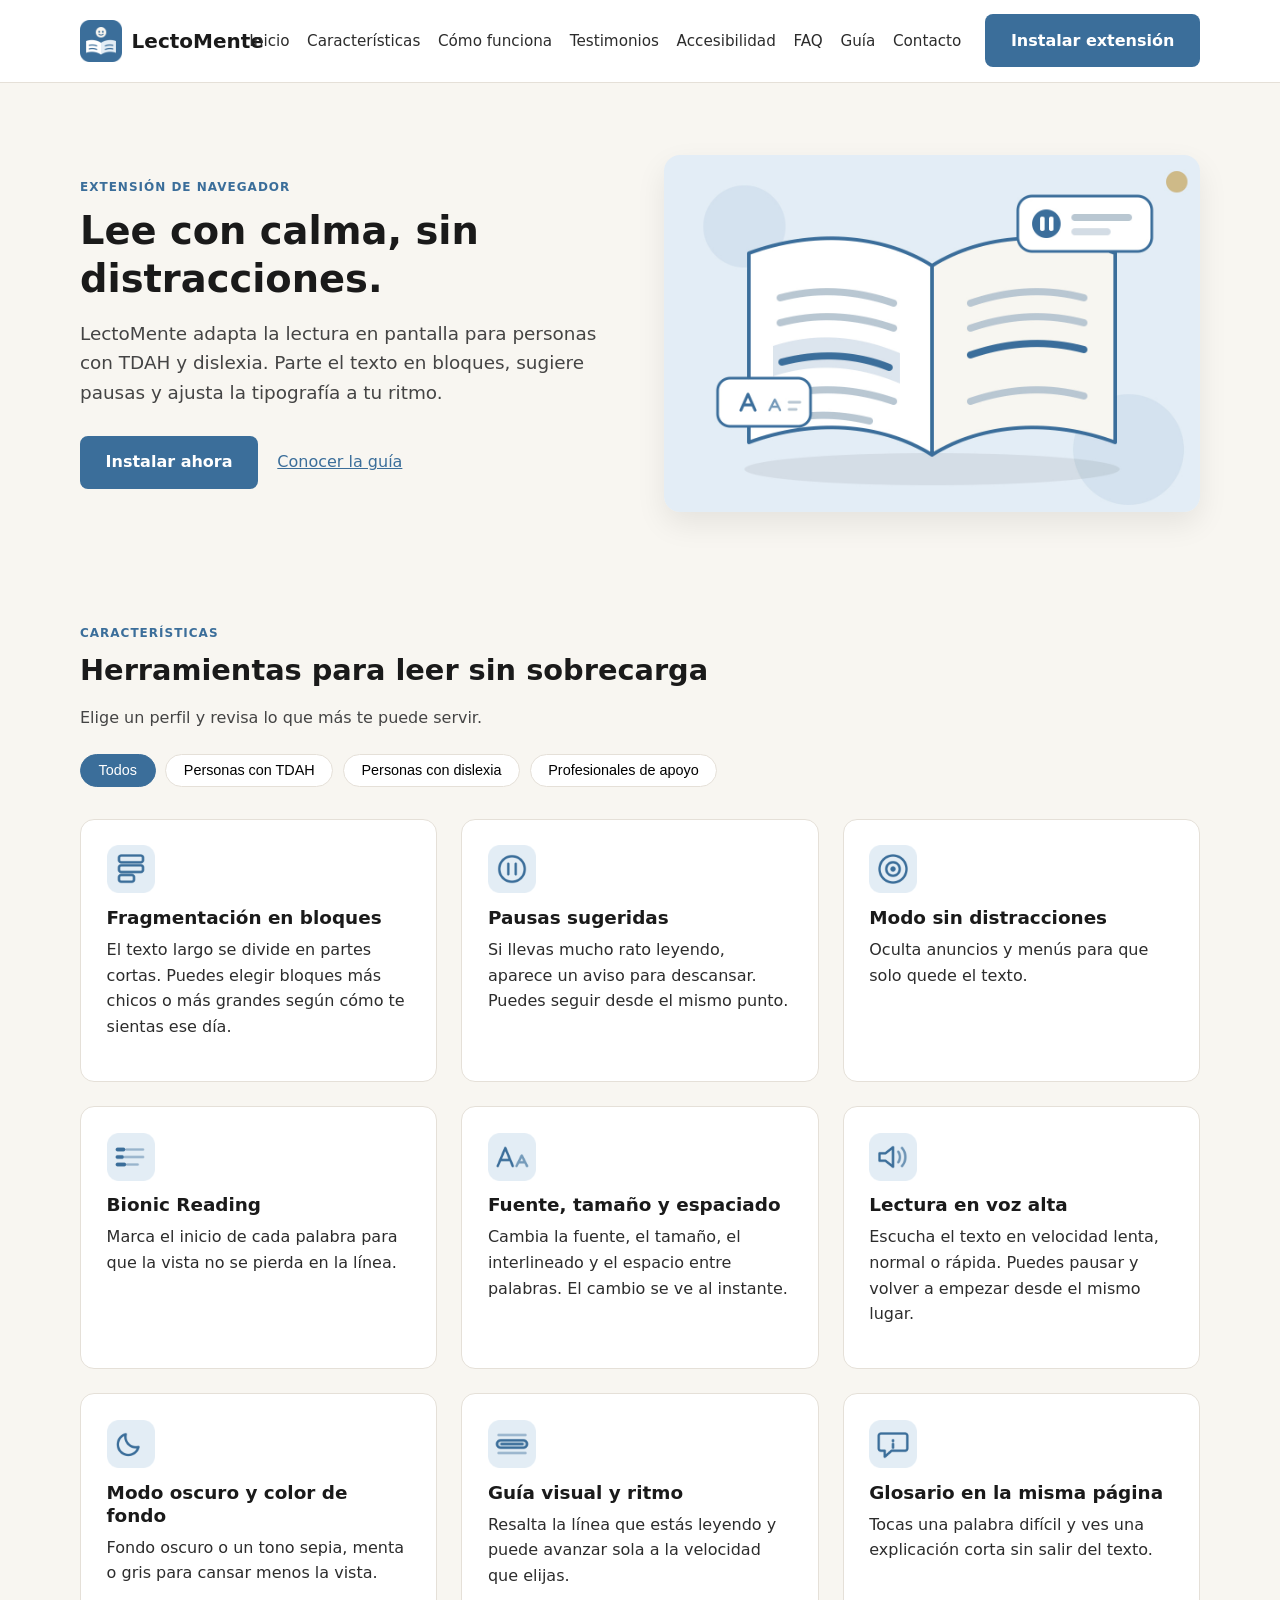
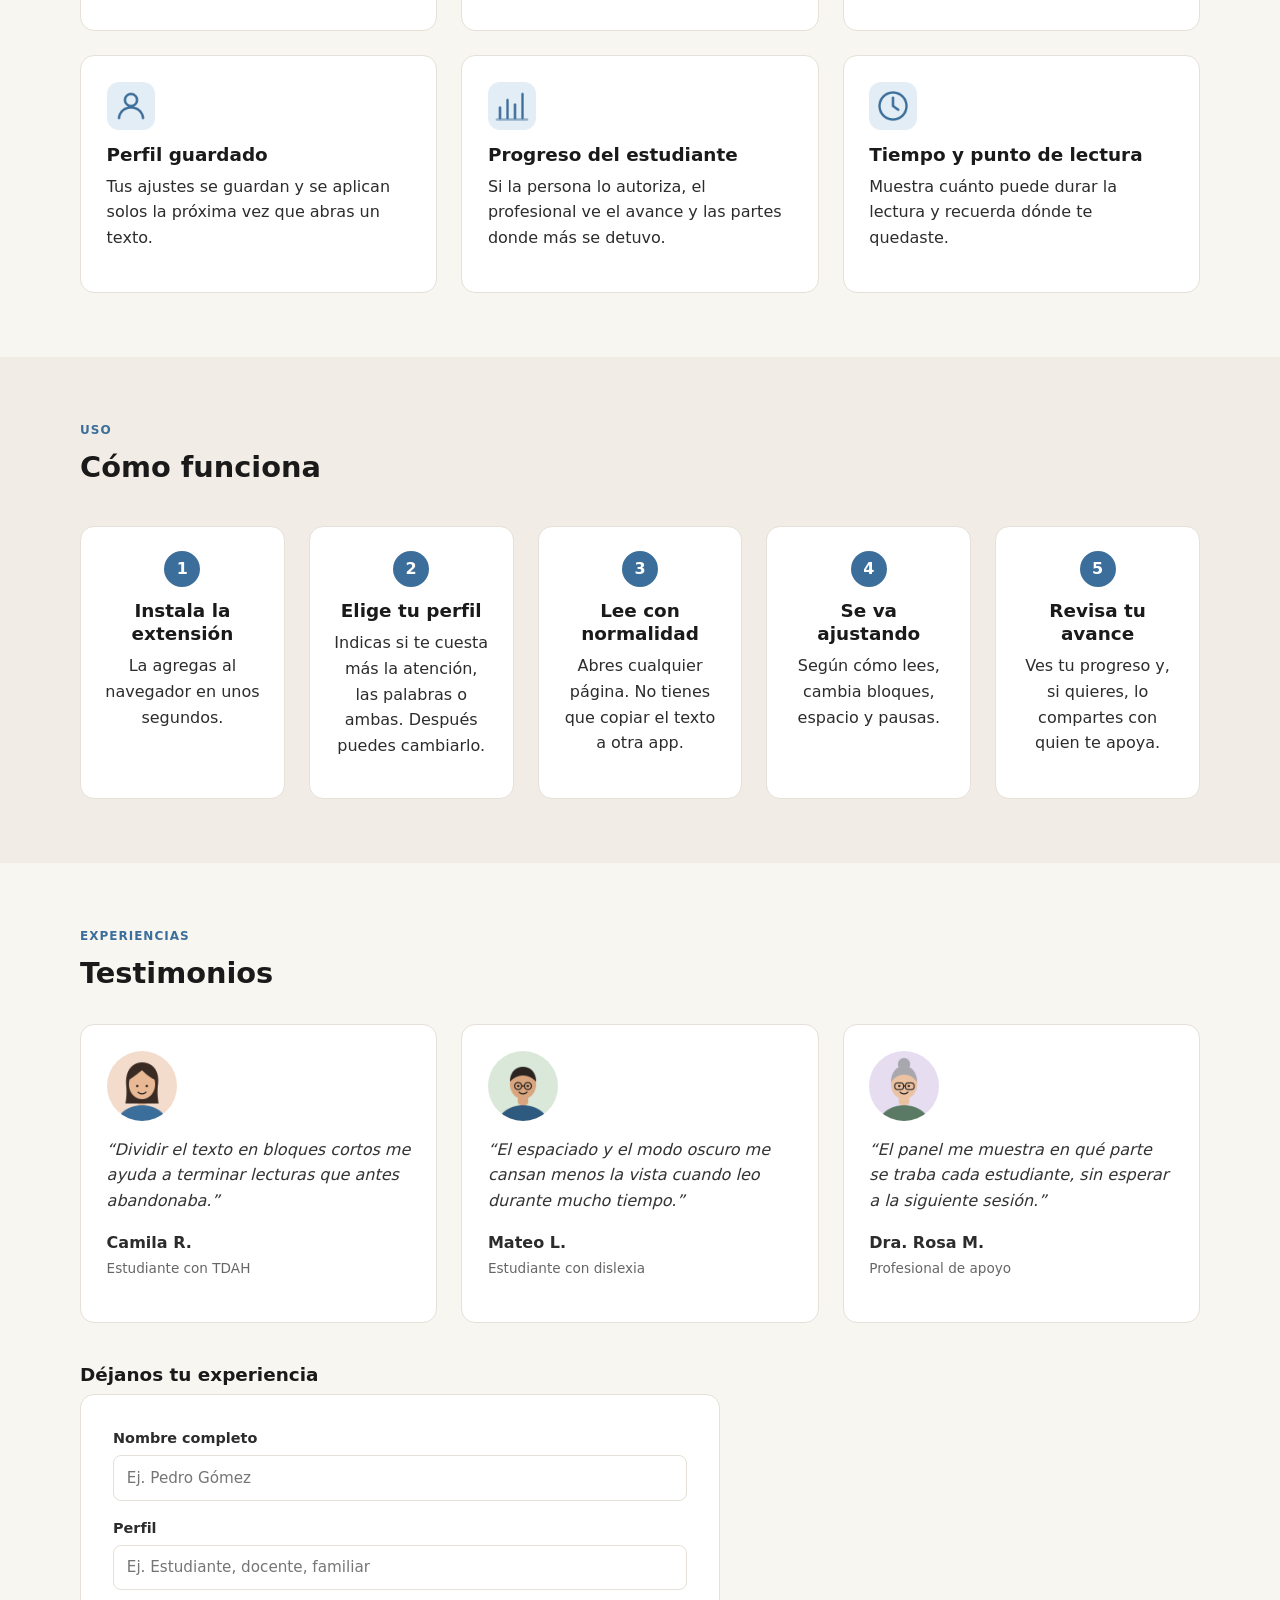
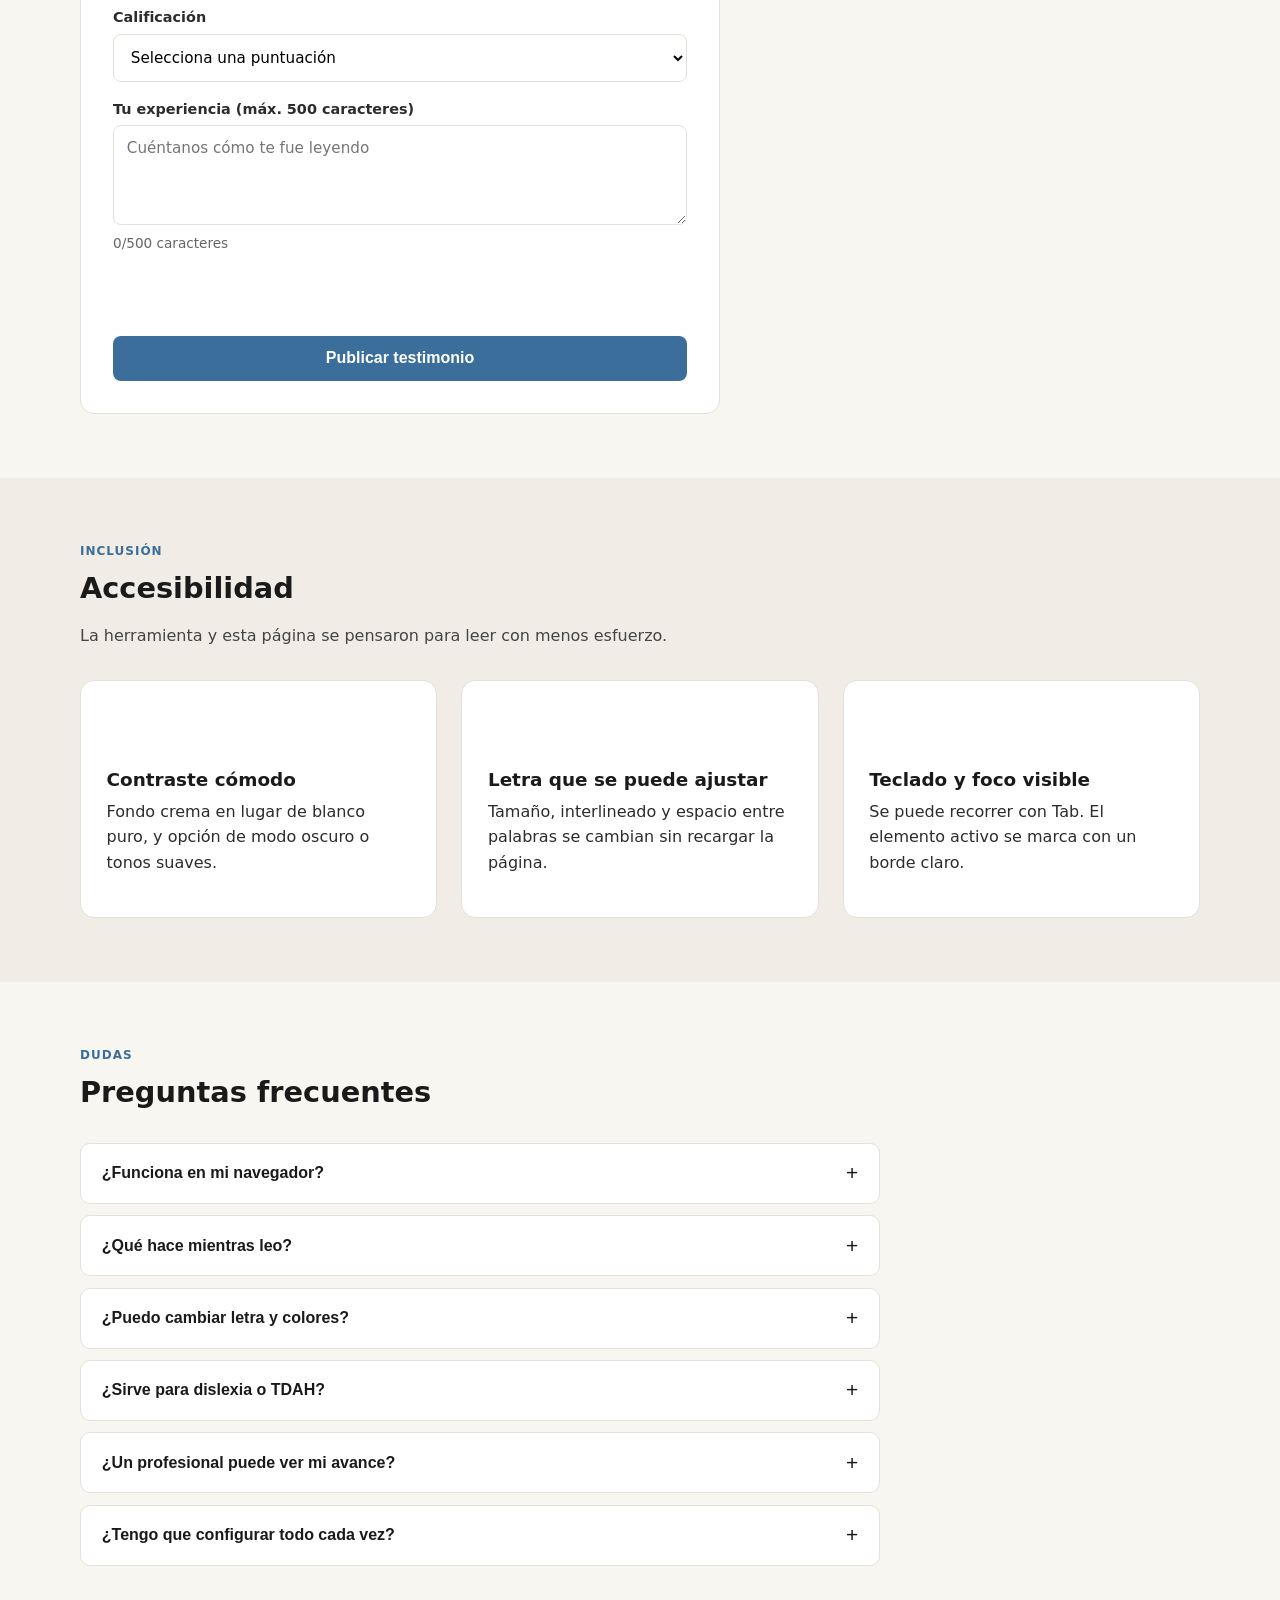
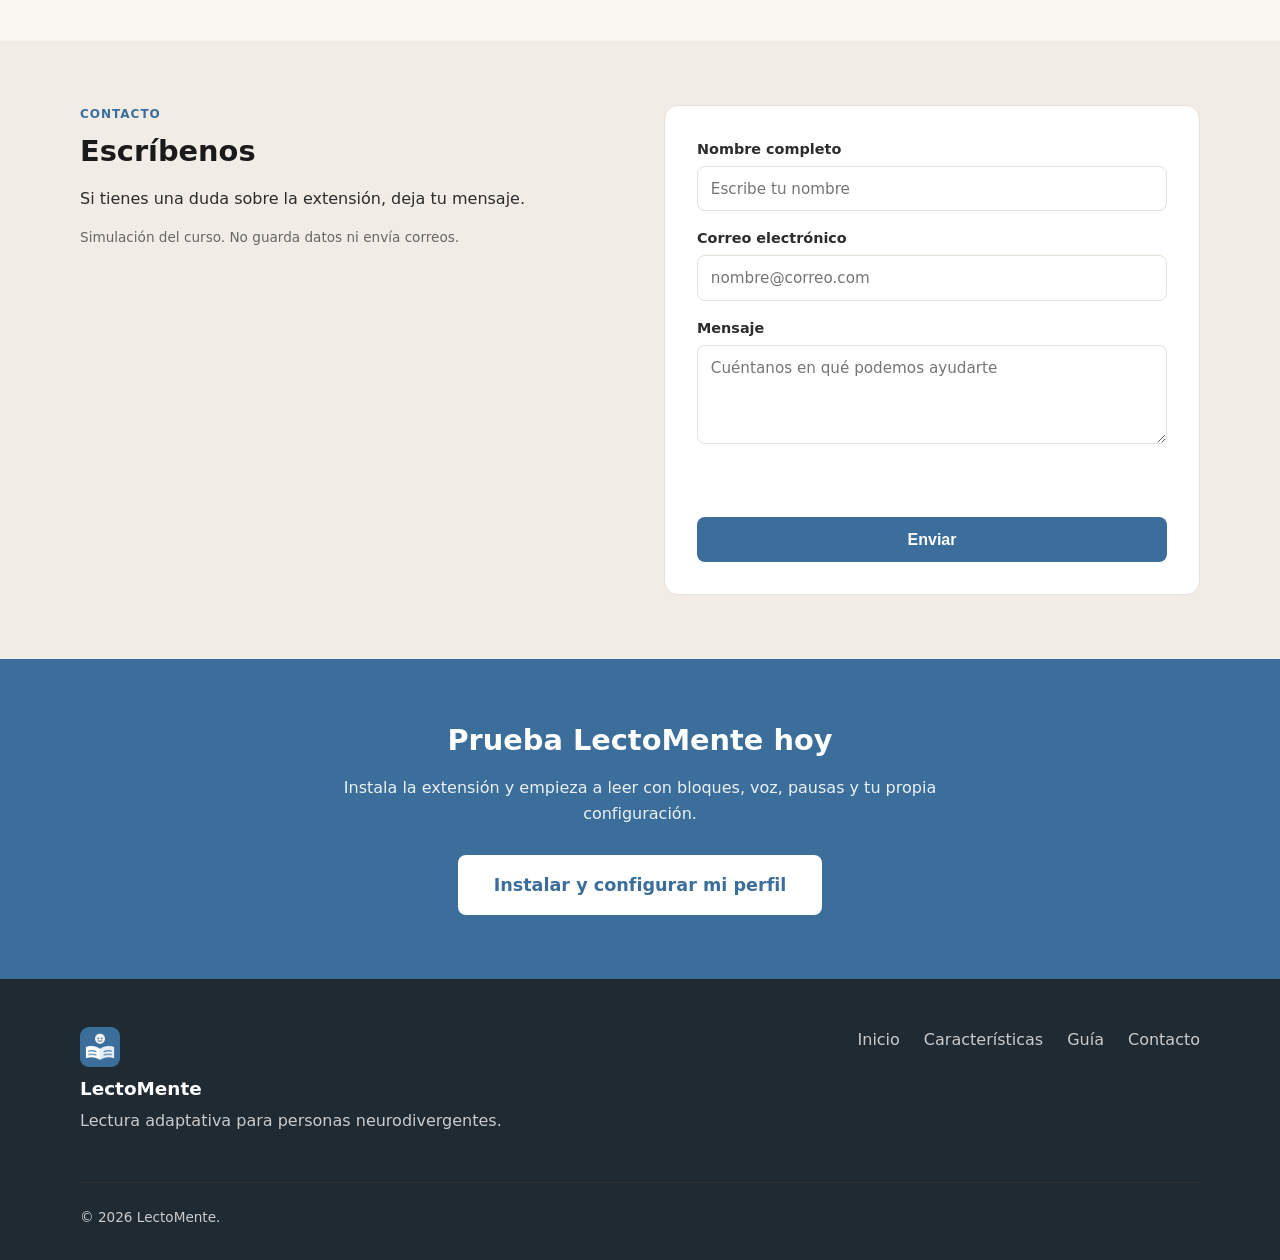
<file: index.html>
<!DOCTYPE html>
<html lang="es">
<head>
    <meta charset="UTF-8">
    <meta name="viewport" content="width=device-width, initial-scale=1.0">
    <meta http-equiv="refresh" content="0; url=pages/index.html">
    <title>LectoMente</title>
    <link rel="icon" type="image/x-icon" href="favicon.ico">
</head>
<body>
    <p>Redirigiendo a LectoMente… Si no ocurre automáticamente, <a href="pages/index.html">haz clic aquí</a>.</p>
</body>
</html>
</file>
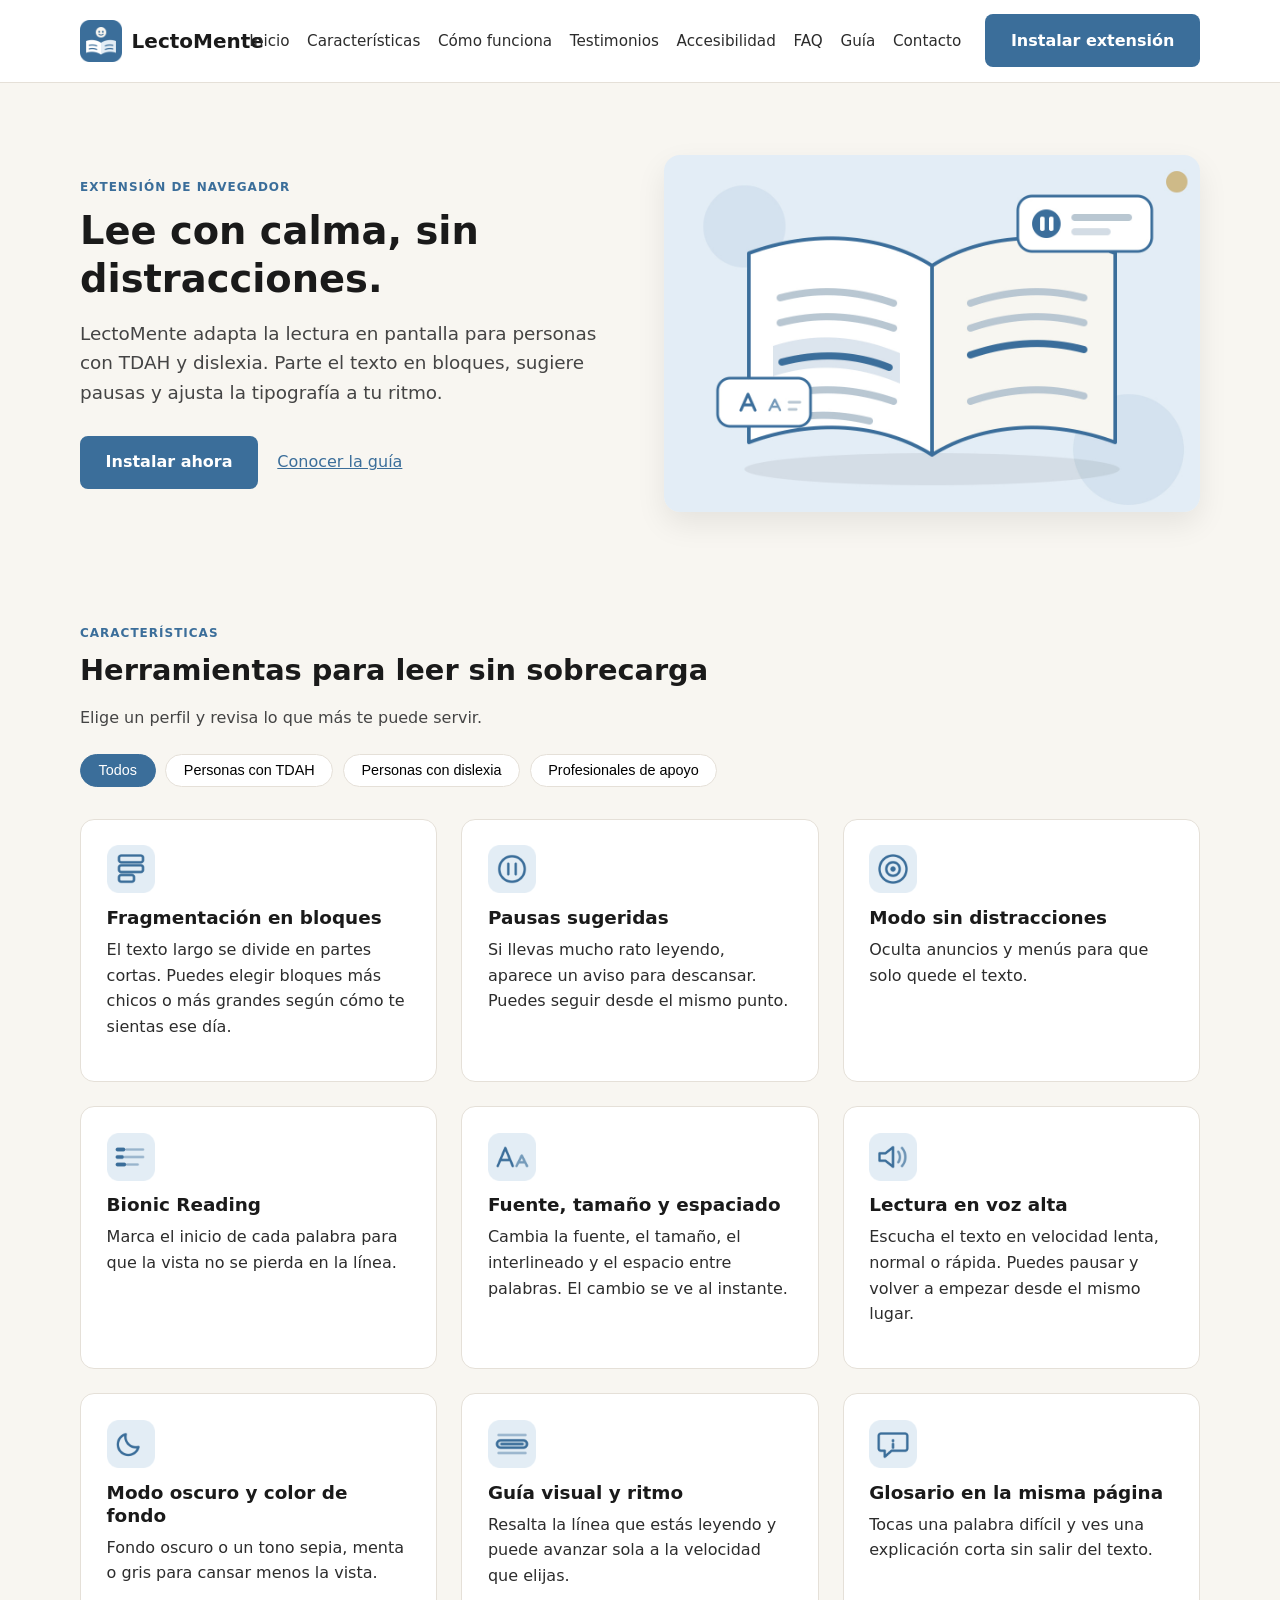
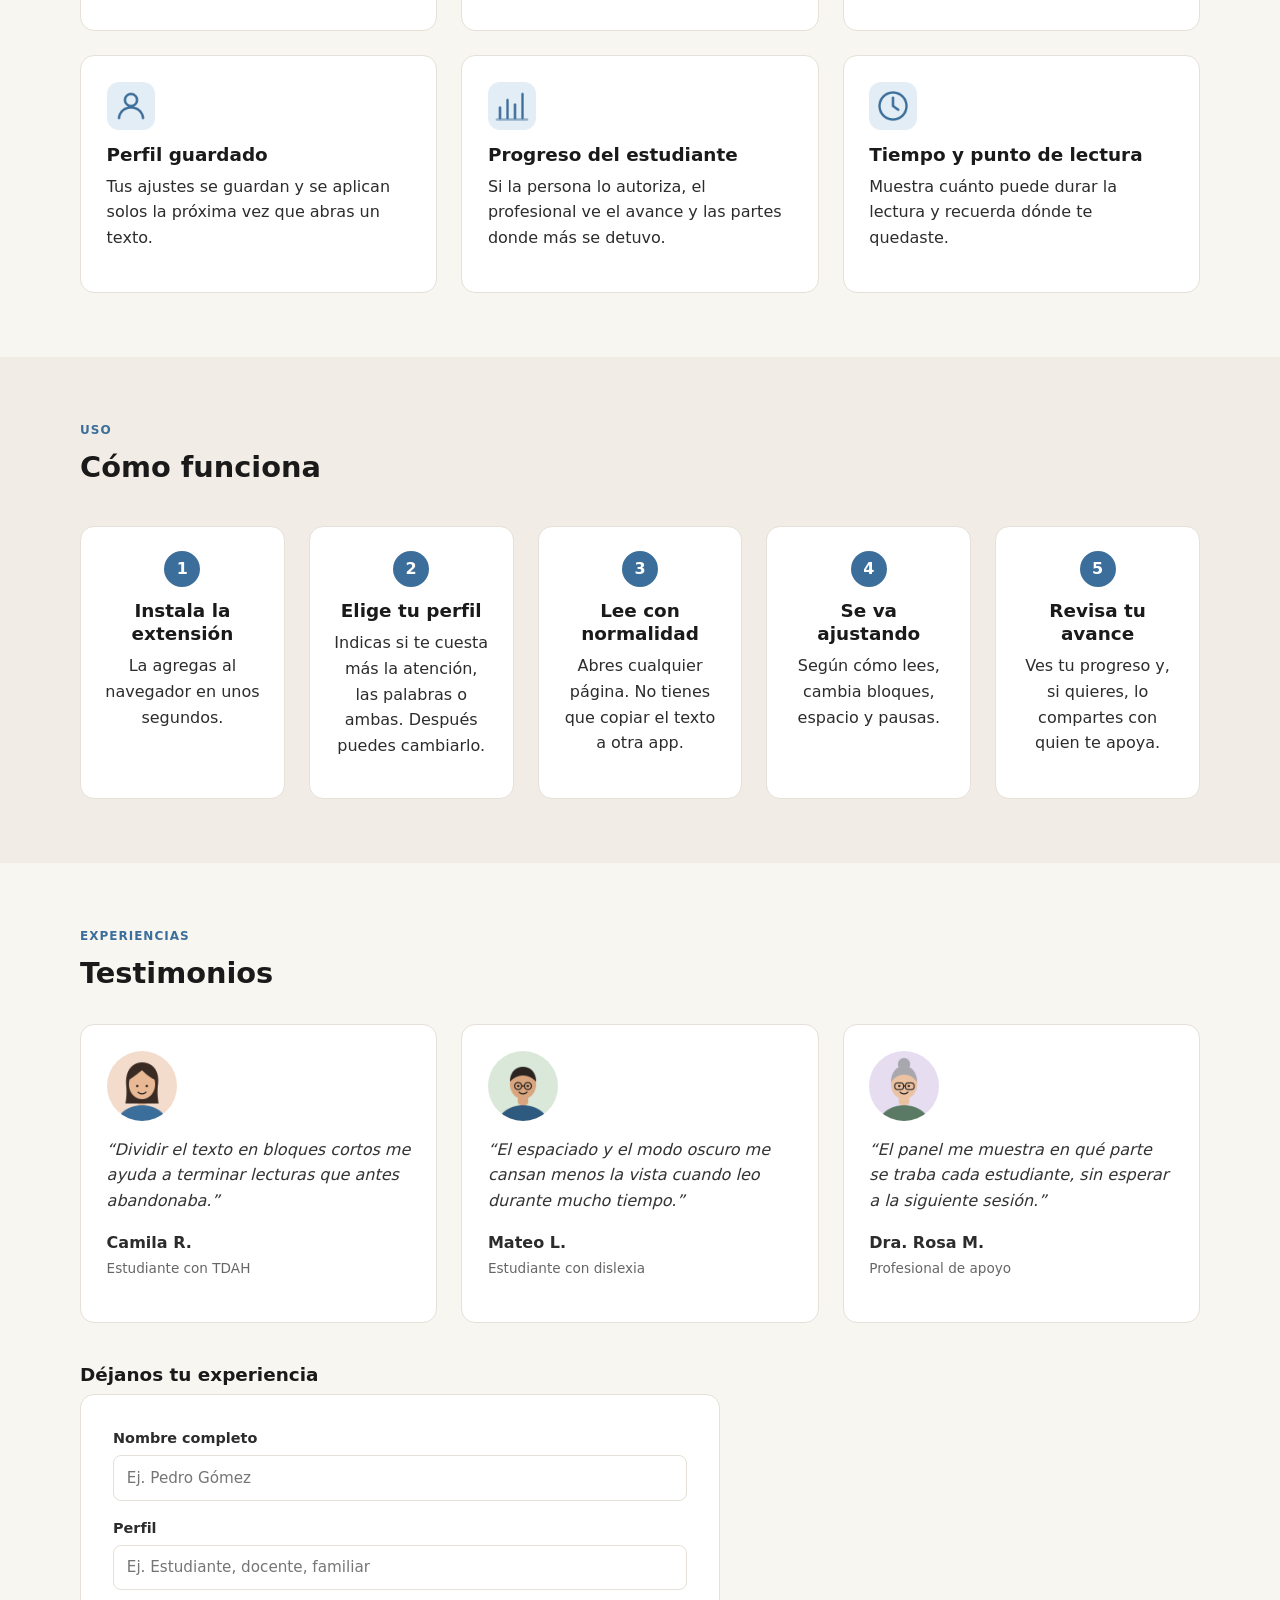
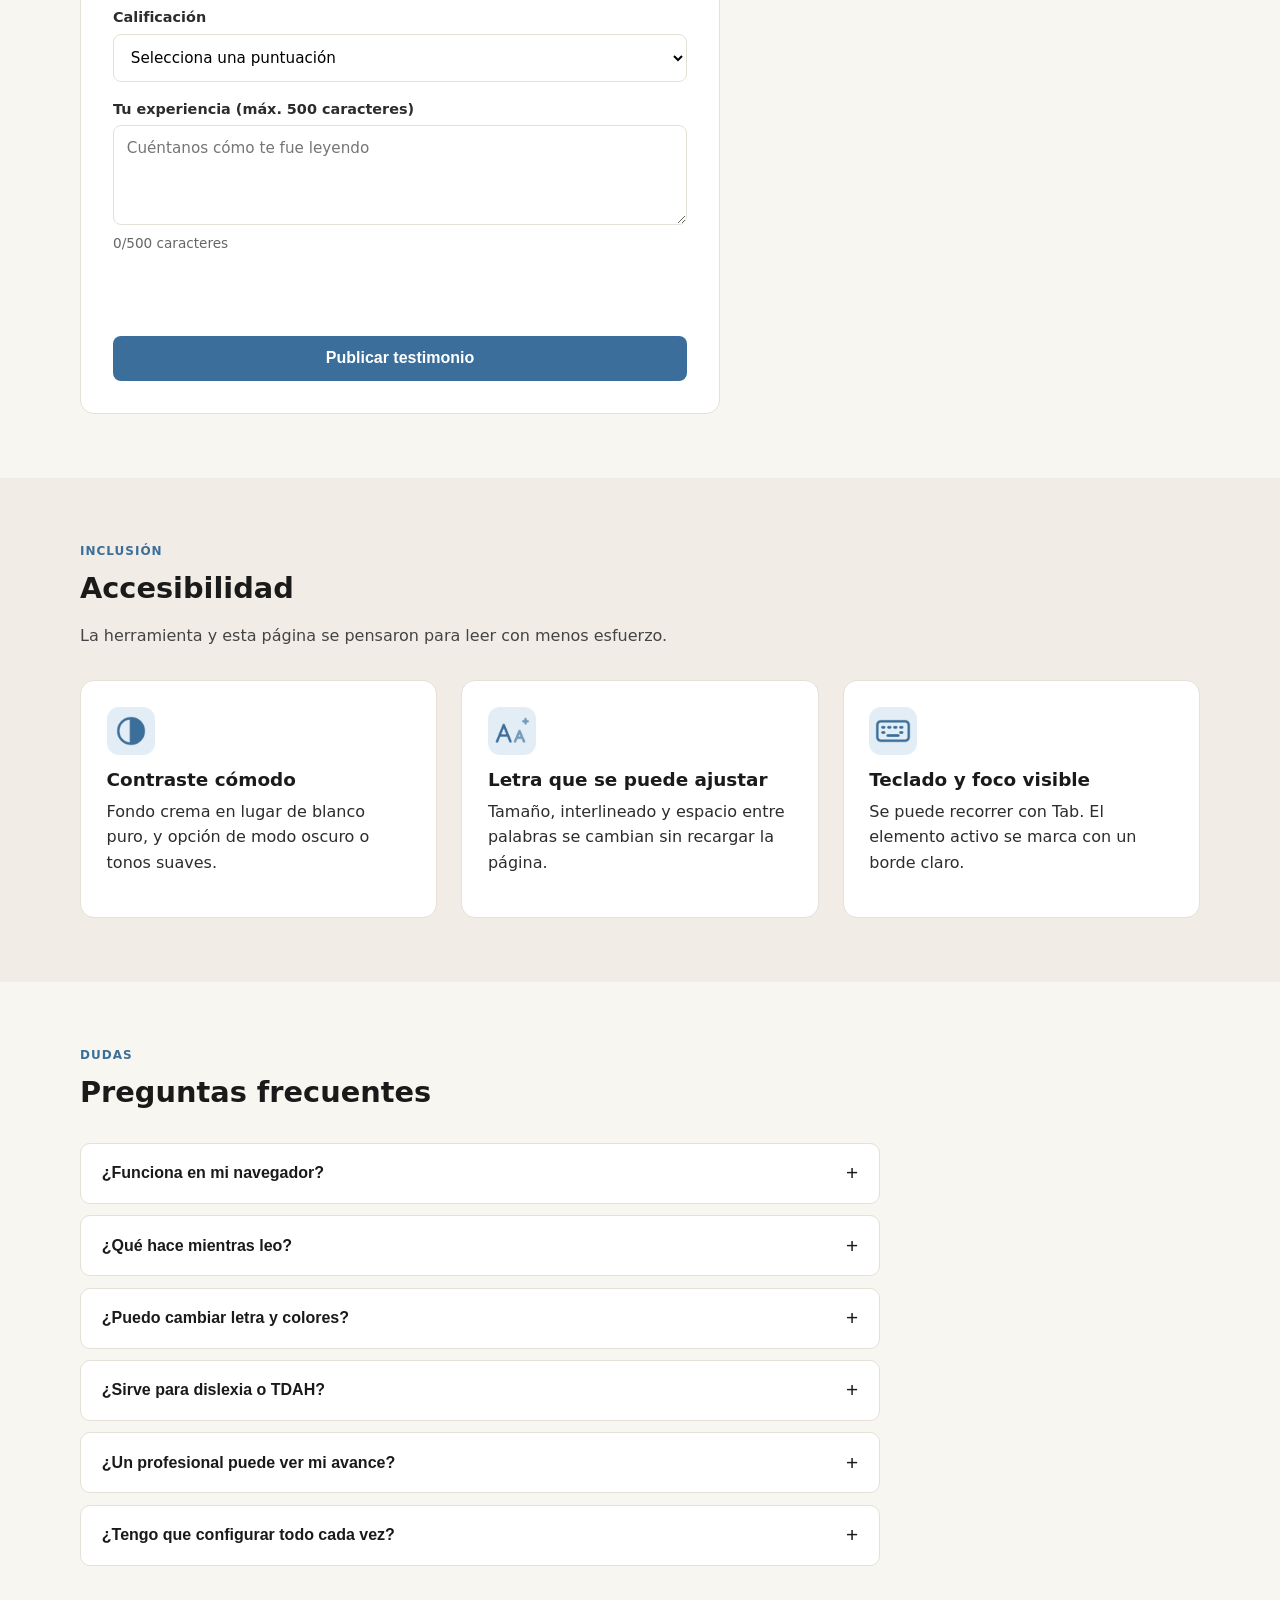
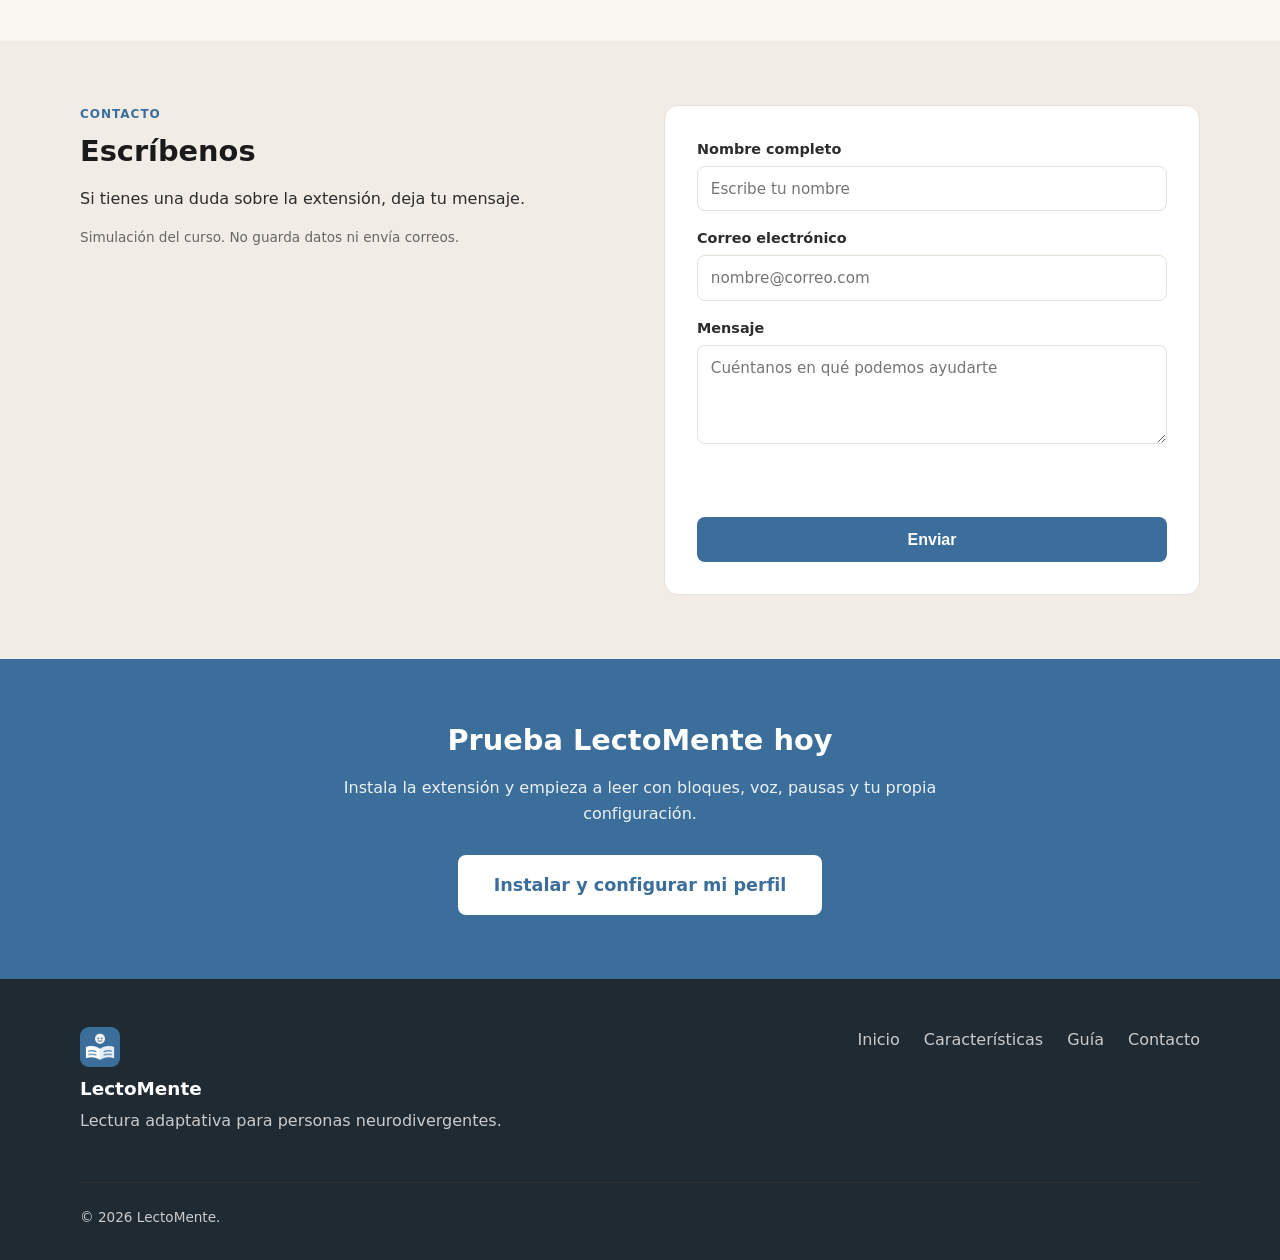
<file: pages/index.html>
<!DOCTYPE html>
<html lang="es">

<head>
    <meta charset="UTF-8">
    <meta name="viewport" content="width=device-width, initial-scale=1.0">
    <title>Inicio - LectoMente</title>
    <link rel="stylesheet" href="../css/styles.css">
    <link rel="icon" type="image/x-icon" href="../favicon.ico">

    <script src="../js/menu.js" defer></script>
    <script src="../js/filtros.js" defer></script>
    <script src="../js/faq.js" defer></script>
    <script src="../js/testimonios.js" defer></script>
    <script src="../js/contacto.js" defer></script>
    <script src="../js/subir.js" defer></script>
</head>

<body>

    <a class="saltar" href="#contenido">Saltar al contenido</a>

    <header class="cabecera">
        <div class="contenedor barra">
            <a class="marca" href="index.html">
                <img src="../assets/images/logo.png" alt="LectoMente" width="42" height="42">
                <span>LectoMente</span>
            </a>

            <button class="btn-menu" id="btn-menu" aria-label="Abrir menú" aria-expanded="false"
                aria-controls="navegacion">
                <span class="hamburguesa"></span>
            </button>

            <nav class="navegacion" id="navegacion" aria-label="Navegación principal">
                <ul class="menu">
                    <li><a href="index.html#inicio">Inicio</a></li>
                    <li><a href="index.html#caracteristicas">Características</a></li>
                    <li><a href="index.html#como-funciona">Cómo funciona</a></li>
                    <li><a href="index.html#testimonios">Testimonios</a></li>
                    <li><a href="index.html#accesibilidad">Accesibilidad</a></li>
                    <li><a href="index.html#faq">FAQ</a></li>
                    <li><a href="recursos.html">Guía</a></li>
                    <li><a href="index.html#contacto">Contacto</a></li>
                </ul>
                <a class="boton boton-header" href="onboarding.html">Instalar extensión</a>
            </nav>
        </div>
    </header>

    <main id="contenido">

        <section id="inicio" class="hero contenedor">
            <div class="hero-texto">
                <p class="etiqueta">Extensión de navegador</p>
                <h1>Lee con calma, sin distracciones.</h1>
                <p class="hero-descripcion">
                    LectoMente adapta la lectura en pantalla para personas con TDAH y dislexia.
                    Parte el texto en bloques, sugiere pausas y ajusta la tipografía a tu ritmo.
                </p>
                <div class="hero-botones">
                    <a class="boton" href="onboarding.html">Instalar ahora</a>
                    <a class="enlace" href="recursos.html">Conocer la guía</a>
                </div>
            </div>
            <figure class="hero-imagen">
                <img src="../assets/images/hero-libro.jpg" alt="Ilustración de un libro abierto con el texto dividido en bloques y un aviso de pausa" width="600" height="400">
            </figure>
        </section>

        <section id="caracteristicas" class="seccion">
            <div class="contenedor">
                <p class="etiqueta">Características</p>
                <h2>Herramientas para leer sin sobrecarga</h2>
                <p class="intro-seccion">Elige un perfil y revisa lo que más te puede servir.</p>

                <div class="filtros" role="group" aria-label="Filtrar por perfil">
                    <button class="filtro activo" type="button" data-filtro="todos" aria-pressed="true">Todos</button>
                    <button class="filtro" type="button" data-filtro="tdah" aria-pressed="false">Personas con TDAH</button>
                    <button class="filtro" type="button" data-filtro="dislexia" aria-pressed="false">Personas con dislexia</button>
                    <button class="filtro" type="button" data-filtro="profesionales" aria-pressed="false">Profesionales de apoyo</button>
                </div>

                <div class="tarjetas" id="lista-caracteristicas">
                    <article class="tarjeta" data-categoria="tdah dislexia">
                        <img class="icono-tarjeta" src="../assets/icons/bloques.png" alt="" width="48" height="48" loading="lazy">
                        <h3>Fragmentación en bloques</h3>
                        <p>El texto largo se divide en partes cortas. Puedes elegir bloques más chicos o más grandes
                            según cómo te sientas ese día.</p>
                    </article>
                    <article class="tarjeta" data-categoria="tdah">
                        <img class="icono-tarjeta" src="../assets/icons/pausa.png" alt="" width="48" height="48" loading="lazy">
                        <h3>Pausas sugeridas</h3>
                        <p>Si llevas mucho rato leyendo, aparece un aviso para descansar. Puedes seguir desde el mismo
                            punto.</p>
                    </article>
                    <article class="tarjeta" data-categoria="tdah dislexia">
                        <img class="icono-tarjeta" src="../assets/icons/sin-distracciones.png" alt="" width="48" height="48" loading="lazy">
                        <h3>Modo sin distracciones</h3>
                        <p>Oculta anuncios y menús para que solo quede el texto.</p>
                    </article>
                    <article class="tarjeta" data-categoria="dislexia">
                        <img class="icono-tarjeta" src="../assets/icons/bionic.png" alt="" width="48" height="48" loading="lazy">
                        <h3>Bionic Reading</h3>
                        <p>Marca el inicio de cada palabra para que la vista no se pierda en la línea.</p>
                    </article>
                    <article class="tarjeta" data-categoria="dislexia tdah">
                        <img class="icono-tarjeta" src="../assets/icons/tipografia.png" alt="" width="48" height="48" loading="lazy">
                        <h3>Fuente, tamaño y espaciado</h3>
                        <p>Cambia la fuente, el tamaño, el interlineado y el espacio entre palabras. El cambio se ve al
                            instante.</p>
                    </article>
                    <article class="tarjeta" data-categoria="tdah dislexia">
                        <img class="icono-tarjeta" src="../assets/icons/voz.png" alt="" width="48" height="48" loading="lazy">
                        <h3>Lectura en voz alta</h3>
                        <p>Escucha el texto en velocidad lenta, normal o rápida. Puedes pausar y volver a empezar desde
                            el mismo lugar.</p>
                    </article>
                    <article class="tarjeta" data-categoria="dislexia">
                        <img class="icono-tarjeta" src="../assets/icons/oscuro.png" alt="" width="48" height="48" loading="lazy">
                        <h3>Modo oscuro y color de fondo</h3>
                        <p>Fondo oscuro o un tono sepia, menta o gris para cansar menos la vista.</p>
                    </article>
                    <article class="tarjeta" data-categoria="tdah">
                        <img class="icono-tarjeta" src="../assets/icons/guia-visual.png" alt="" width="48" height="48" loading="lazy">
                        <h3>Guía visual y ritmo</h3>
                        <p>Resalta la línea que estás leyendo y puede avanzar sola a la velocidad que elijas.</p>
                    </article>
                    <article class="tarjeta" data-categoria="dislexia tdah">
                        <img class="icono-tarjeta" src="../assets/icons/glosario.png" alt="" width="48" height="48" loading="lazy">
                        <h3>Glosario en la misma página</h3>
                        <p>Tocas una palabra difícil y ves una explicación corta sin salir del texto.</p>
                    </article>
                    <article class="tarjeta" data-categoria="tdah dislexia">
                        <img class="icono-tarjeta" src="../assets/icons/perfil.png" alt="" width="48" height="48" loading="lazy">
                        <h3>Perfil guardado</h3>
                        <p>Tus ajustes se guardan y se aplican solos la próxima vez que abras un texto.</p>
                    </article>
                    <article class="tarjeta" data-categoria="profesionales">
                        <img class="icono-tarjeta" src="../assets/icons/progreso.png" alt="" width="48" height="48" loading="lazy">
                        <h3>Progreso del estudiante</h3>
                        <p>Si la persona lo autoriza, el profesional ve el avance y las partes donde más se detuvo.</p>
                    </article>
                    <article class="tarjeta" data-categoria="tdah profesionales">
                        <img class="icono-tarjeta" src="../assets/icons/tiempo.png" alt="" width="48" height="48" loading="lazy">
                        <h3>Tiempo y punto de lectura</h3>
                        <p>Muestra cuánto puede durar la lectura y recuerda dónde te quedaste.</p>
                    </article>
                </div>
            </div>
        </section>

        <section id="como-funciona" class="seccion fondo">
            <div class="contenedor">
                <p class="etiqueta">Uso</p>
                <h2>Cómo funciona</h2>
                <div class="pasos">
                    <article class="paso">
                        <span class="numero-paso">1</span>
                        <h3>Instala la extensión</h3>
                        <p>La agregas al navegador en unos segundos.</p>
                    </article>
                    <article class="paso">
                        <span class="numero-paso">2</span>
                        <h3>Elige tu perfil</h3>
                        <p>Indicas si te cuesta más la atención, las palabras o ambas. Después puedes cambiarlo.</p>
                    </article>
                    <article class="paso">
                        <span class="numero-paso">3</span>
                        <h3>Lee con normalidad</h3>
                        <p>Abres cualquier página. No tienes que copiar el texto a otra app.</p>
                    </article>
                    <article class="paso">
                        <span class="numero-paso">4</span>
                        <h3>Se va ajustando</h3>
                        <p>Según cómo lees, cambia bloques, espacio y pausas.</p>
                    </article>
                    <article class="paso">
                        <span class="numero-paso">5</span>
                        <h3>Revisa tu avance</h3>
                        <p>Ves tu progreso y, si quieres, lo compartes con quien te apoya.</p>
                    </article>
                </div>
            </div>
        </section>

        <section id="testimonios" class="seccion">
            <div class="contenedor">
                <p class="etiqueta">Experiencias</p>
                <h2>Testimonios</h2>

                <div id="testimonialsContainer" class="tarjetas">
                    <article class="tarjeta testimonio">
                        <img src="../assets/images/testimonio-camila.jpg" alt="Ilustración de Camila R." class="foto-testimonio" width="80"
                            height="80" loading="lazy">
                        <blockquote>“Dividir el texto en bloques cortos me ayuda a terminar lecturas que antes
                            abandonaba.”</blockquote>
                        <p><strong>Camila R.</strong><br><span class="rol">Estudiante con TDAH</span></p>
                    </article>
                    <article class="tarjeta testimonio">
                        <img src="../assets/images/testimonio-mateo.jpg" alt="Ilustración de Mateo L." class="foto-testimonio" width="80"
                            height="80" loading="lazy">
                        <blockquote>“El espaciado y el modo oscuro me cansan menos la vista cuando leo durante mucho
                            tiempo.”</blockquote>
                        <p><strong>Mateo L.</strong><br><span class="rol">Estudiante con dislexia</span></p>
                    </article>
                    <article class="tarjeta testimonio">
                        <img src="../assets/images/testimonio-rosa.jpg" alt="Ilustración de Dra. Rosa M." class="foto-testimonio" width="80"
                            height="80" loading="lazy">
                        <blockquote>“El panel me muestra en qué parte se traba cada estudiante, sin esperar a la
                            siguiente sesión.”</blockquote>
                        <p><strong>Dra. Rosa M.</strong><br><span class="rol">Profesional de apoyo</span></p>
                    </article>
                </div>

                <div class="bloque-formulario">
                    <h3>Déjanos tu experiencia</h3>
                    <form id="form-testimonio" class="formulario" novalidate>
                        <div>
                            <label for="testimonio-nombre">Nombre completo</label>
                            <input type="text" id="testimonio-nombre" placeholder="Ej. Pedro Gómez" required>
                        </div>

                        <div>
                            <label for="testimonio-rol">Perfil</label>
                            <input type="text" id="testimonio-rol" placeholder="Ej. Estudiante, docente, familiar"
                                required>
                        </div>

                        <div>
                            <label for="testimonio-puntuacion">Calificación</label>
                            <select id="testimonio-puntuacion" required>
                                <option value="">Selecciona una puntuación</option>
                                <option value="5">5/5 - Excelente</option>
                                <option value="4">4/5 - Muy bueno</option>
                                <option value="3">3/5 - Bueno</option>
                                <option value="2">2/5 - Regular</option>
                                <option value="1">1/5 - Deficiente</option>
                            </select>
                        </div>

                        <div>
                            <label for="testimonio-comentario">Tu experiencia (máx. 500 caracteres)</label>
                            <textarea id="testimonio-comentario" rows="4" maxlength="500"
                                placeholder="Cuéntanos cómo te fue leyendo" required></textarea>
                            <p class="nota"><span id="contador-caracteres">0</span>/500 caracteres</p>
                        </div>

                        <p id="aviso-testimonio" class="aviso" role="status" aria-live="polite"></p>
                        <button type="submit" class="boton">Publicar testimonio</button>
                    </form>
                </div>
            </div>
        </section>

        <section id="accesibilidad" class="seccion fondo">
            <div class="contenedor">
                <p class="etiqueta">Inclusión</p>
                <h2>Accesibilidad</h2>
                <p class="intro-seccion">La herramienta y esta página se pensaron para leer con menos esfuerzo.</p>
                <div class="tarjetas">
                    <article class="tarjeta">
                        <img class="icono-tarjeta" src="../assets/icons/contraste.png" alt="" width="48" height="48" loading="lazy">
                        <h3>Contraste cómodo</h3>
                        <p>Fondo crema en lugar de blanco puro, y opción de modo oscuro o tonos suaves.</p>
                    </article>
                    <article class="tarjeta">
                        <img class="icono-tarjeta" src="../assets/icons/letra.png" alt="" width="48" height="48" loading="lazy">
                        <h3>Letra que se puede ajustar</h3>
                        <p>Tamaño, interlineado y espacio entre palabras se cambian sin recargar la página.</p>
                    </article>
                    <article class="tarjeta">
                        <img class="icono-tarjeta" src="../assets/icons/teclado.png" alt="" width="48" height="48" loading="lazy">
                        <h3>Teclado y foco visible</h3>
                        <p>Se puede recorrer con Tab. El elemento activo se marca con un borde claro.</p>
                    </article>
                </div>
            </div>
        </section>

        <section id="faq" class="seccion">
            <div class="contenedor">
                <p class="etiqueta">Dudas</p>
                <h2>Preguntas frecuentes</h2>
                <div class="acordeon" id="acordeon-faq">
                    <div class="item-faq">
                        <button class="pregunta-faq" type="button" aria-expanded="false">¿Funciona en mi navegador?<span
                                class="icono-faq" aria-hidden="true">+</span></button>
                        <div class="respuesta-faq">
                            <p>Sí, como extensión de Chrome, Firefox, Edge y Opera.</p>
                        </div>
                    </div>
                    <div class="item-faq">
                        <button class="pregunta-faq" type="button" aria-expanded="false">¿Qué hace mientras leo?<span
                                class="icono-faq" aria-hidden="true">+</span></button>
                        <div class="respuesta-faq">
                            <p>Mira el tiempo, las relecturas y el avance para ajustar bloques, espacio y pausas. No
                                guarda el texto de las páginas.</p>
                        </div>
                    </div>
                    <div class="item-faq">
                        <button class="pregunta-faq" type="button" aria-expanded="false">¿Puedo cambiar letra y
                            colores?<span class="icono-faq" aria-hidden="true">+</span></button>
                        <div class="respuesta-faq">
                            <p>Sí. Fuente, tamaño, interlineado, modo oscuro, color de fondo y Bionic Reading se guardan
                                en tu perfil.</p>
                        </div>
                    </div>
                    <div class="item-faq">
                        <button class="pregunta-faq" type="button" aria-expanded="false">¿Sirve para dislexia o
                            TDAH?<span class="icono-faq" aria-hidden="true">+</span></button>
                        <div class="respuesta-faq">
                            <p>Está pensada para esas dos dificultades: menos texto de golpe, pausas, letra más clara y
                                menos elementos alrededor.</p>
                        </div>
                    </div>
                    <div class="item-faq">
                        <button class="pregunta-faq" type="button" aria-expanded="false">¿Un profesional puede ver mi
                            avance?<span class="icono-faq" aria-hidden="true">+</span></button>
                        <div class="respuesta-faq">
                            <p>Solo si aceptas la vinculación. Si la rechazas, no tiene acceso.</p>
                        </div>
                    </div>
                    <div class="item-faq">
                        <button class="pregunta-faq" type="button" aria-expanded="false">¿Tengo que configurar todo cada
                            vez?<span class="icono-faq" aria-hidden="true">+</span></button>
                        <div class="respuesta-faq">
                            <p>No. El perfil guarda tus preferencias y las aplica al abrir un texto nuevo.</p>
                        </div>
                    </div>
                </div>
            </div>
        </section>

        <section id="contacto" class="seccion fondo">
            <div class="contenedor dos-columnas">
                <div>
                    <p class="etiqueta">Contacto</p>
                    <h2>Escríbenos</h2>
                    <p>Si tienes una duda sobre la extensión, deja tu mensaje.</p>
                    <p class="nota">Simulación del curso. No guarda datos ni envía correos.</p>
                </div>
                <form id="form-contacto" class="formulario" action="confirmacion.html" method="get" novalidate>
                    <div>
                        <label for="nombre">Nombre completo</label>
                        <input type="text" id="nombre" name="nombre" placeholder="Escribe tu nombre" required>
                    </div>
                    <div>
                        <label for="correo">Correo electrónico</label>
                        <input type="email" id="correo" name="correo" placeholder="nombre@correo.com" required>
                    </div>
                    <div>
                        <label for="mensaje">Mensaje</label>
                        <textarea id="mensaje" name="mensaje" rows="4" placeholder="Cuéntanos en qué podemos ayudarte"
                            required></textarea>
                    </div>
                    <p id="aviso-contacto" class="aviso" role="status" aria-live="polite"></p>
                    <button type="submit" class="boton">Enviar</button>
                </form>
            </div>
        </section>

        <section id="cta-final" class="seccion cta-final">
            <div class="contenedor texto-centrado">
                <h2>Prueba LectoMente hoy</h2>
                <p>Instala la extensión y empieza a leer con bloques, voz, pausas y tu propia configuración.</p>
                <a class="boton boton-grande" href="onboarding.html">Instalar y configurar mi perfil</a>
            </div>
        </section>

    </main>

    <footer class="pie">
        <div class="contenedor">
            <div class="pie-contenido">
                <div>
                    <img class="logo-pie" src="../assets/images/logo.png" alt="" width="40" height="40" loading="lazy">
                    <h3>LectoMente</h3>
                    <p>Lectura adaptativa para personas neurodivergentes.</p>
                </div>
                <nav class="pie-nav" aria-label="Pie de página">
                    <a href="index.html#inicio">Inicio</a>
                    <a href="index.html#caracteristicas">Características</a>
                    <a href="recursos.html">Guía</a>
                    <a href="index.html#contacto">Contacto</a>
                </nav>
            </div>
            <p class="copyright">&copy; 2026 LectoMente.</p>
        </div>
    </footer>

    <button type="button" class="btn-subir" id="btn-subir" aria-label="Volver arriba" title="Volver arriba">&#8593;</button>

</body>

</html>
</file>
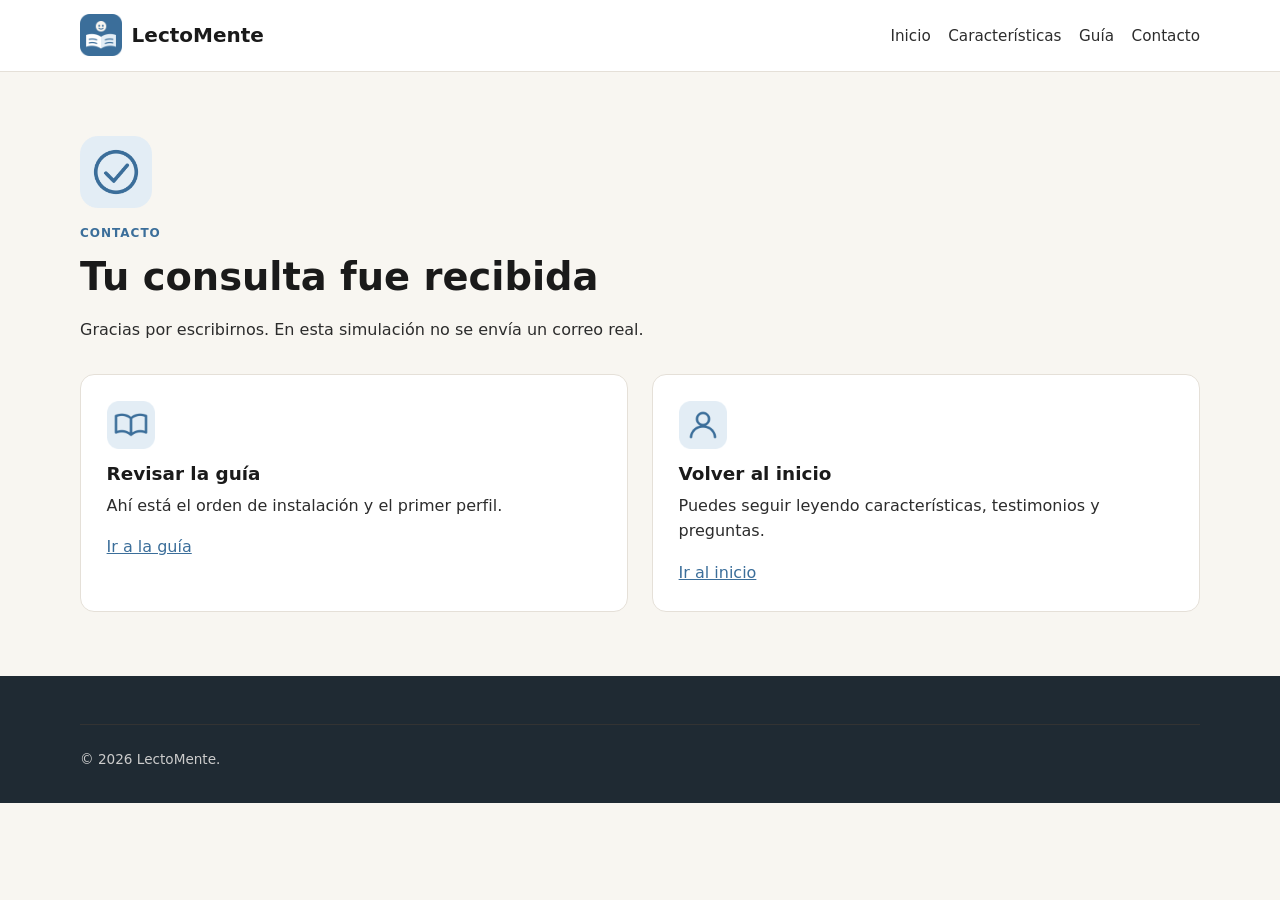
<file: pages/confirmacion.html>
<!DOCTYPE html>
<html lang="es">

<head>
    <meta charset="UTF-8">
    <meta name="viewport" content="width=device-width, initial-scale=1.0">
    <title>Confirmación - LectoMente</title>
    <link rel="stylesheet" href="../css/styles.css">
    <link rel="icon" type="image/x-icon" href="../favicon.ico">
    <script src="../js/menu.js" defer></script>
    <script src="../js/subir.js" defer></script>
</head>

<body>
    <a class="saltar" href="#contenido">Saltar al contenido</a>

    <header class="cabecera">
        <div class="contenedor barra">
            <a class="marca" href="index.html">
                <img src="../assets/images/logo.png" alt="LectoMente" width="42" height="42">
                <span>LectoMente</span>
            </a>
            <button class="btn-menu" id="btn-menu" aria-label="Abrir menú" aria-expanded="false"
                aria-controls="navegacion">
                <span class="hamburguesa"></span>
            </button>
            <nav class="navegacion" id="navegacion" aria-label="Navegación principal">
                <ul class="menu">
                    <li><a href="index.html#inicio">Inicio</a></li>
                    <li><a href="index.html#caracteristicas">Características</a></li>
                    <li><a href="recursos.html">Guía</a></li>
                    <li><a href="index.html#contacto">Contacto</a></li>
                </ul>
            </nav>
        </div>
    </header>

    <main id="contenido">
        <section class="seccion">
            <div class="contenedor confirmacion">
                <img class="icono-confirmacion" src="../assets/icons/check.png" alt="" width="72" height="72">
                <p class="etiqueta">Contacto</p>
                <h1>Tu consulta fue recibida</h1>
                <p>Gracias por escribirnos. En esta simulación no se envía un correo real.</p>
                <div class="tarjetas">
                    <article class="tarjeta">
                        <img class="icono-tarjeta" src="../assets/icons/leer.png" alt="" width="48" height="48" loading="lazy">
                        <h3>Revisar la guía</h3>
                        <p>Ahí está el orden de instalación y el primer perfil.</p>
                        <a href="recursos.html">Ir a la guía</a>
                    </article>
                    <article class="tarjeta">
                        <img class="icono-tarjeta" src="../assets/icons/perfil.png" alt="" width="48" height="48" loading="lazy">
                        <h3>Volver al inicio</h3>
                        <p>Puedes seguir leyendo características, testimonios y preguntas.</p>
                        <a href="index.html">Ir al inicio</a>
                    </article>
                </div>
            </div>
        </section>
    </main>

    <footer class="pie">
        <div class="contenedor">
            <p class="copyright">&copy; 2026 LectoMente.</p>
        </div>
    </footer>

    <button type="button" class="btn-subir" id="btn-subir" aria-label="Volver arriba" title="Volver arriba">&#8593;</button>
</body>

</html>
</file>
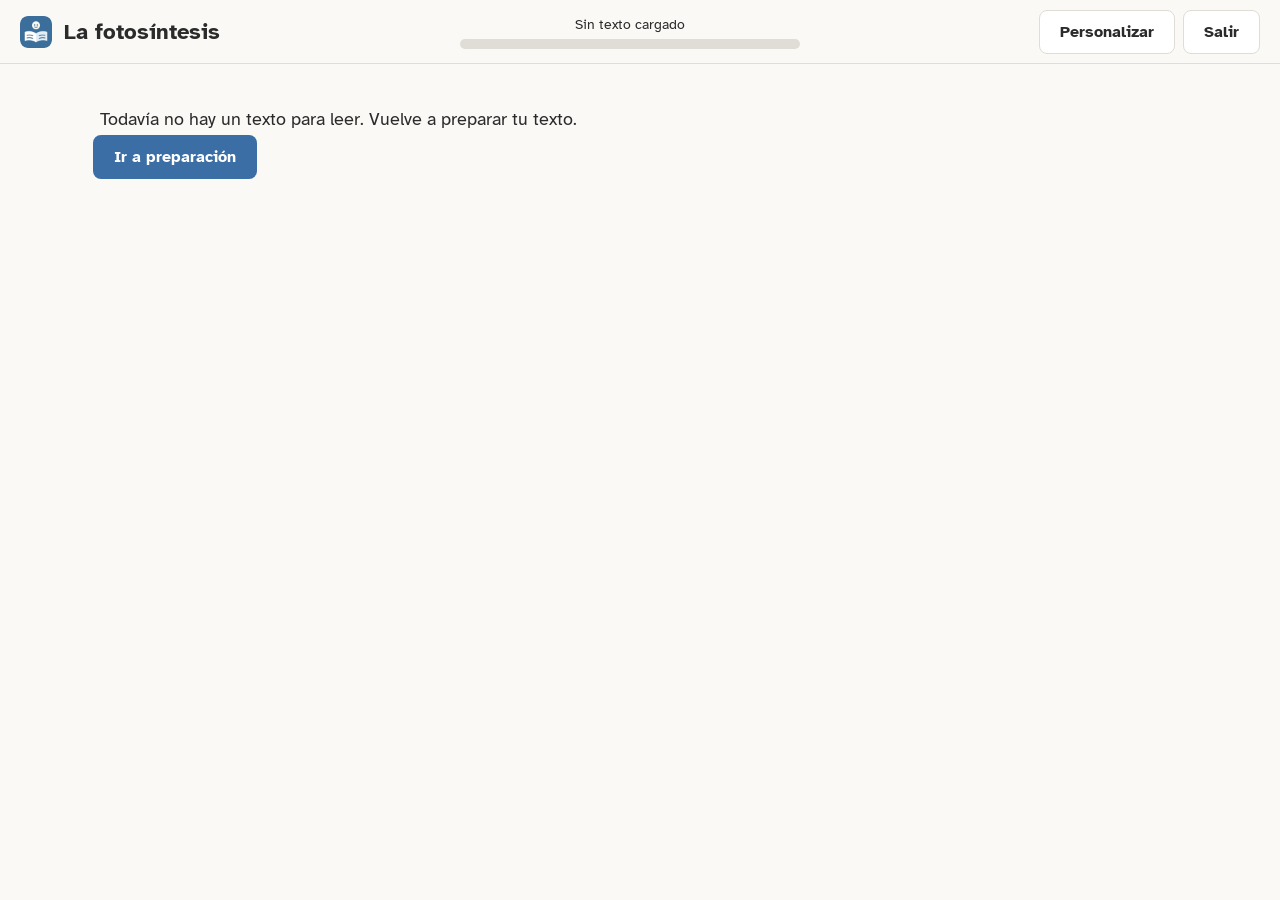
<file: pages/lectura.html>
<!DOCTYPE html>
<html lang="es">

<head>
    <meta charset="UTF-8">
    <meta name="viewport" content="width=device-width, initial-scale=1.0">
    <title>Lectura - LectoMente</title>
    <link rel="stylesheet" href="../css/styles.css">
    <link rel="icon" type="image/x-icon" href="../favicon.ico">

    <!-- lectura.html -->
    <script src="../js/perfil.js" defer></script>
    <script src="../js/lectura.js" defer></script>
</head>

<body class="app">

    <a class="saltar" href="#contenido">Saltar al contenido</a>

    <!-- Barra superior: título, progreso y salir -->
    <header class="lectura-barra">
        <div class="lectura-titulo">
            <a class="app-marca" href="index.html" aria-label="LectoMente, ir al inicio">
                <img src="../assets/images/logo.png" alt="" width="32" height="32">
            </a>
            <h1 id="titulo-texto">La fotosíntesis</h1>
        </div>

        <div class="lectura-progreso">
            <p id="estado-progreso" aria-live="polite">Bloque 1 de 1 · 1 min restante</p>
            <div class="barra-progreso" id="barra-progreso" role="progressbar" aria-label="Progreso de lectura"
                aria-valuemin="1" aria-valuemax="1" aria-valuenow="1">
                <div class="barra-progreso-relleno" id="relleno-progreso"></div>
            </div>
        </div>

        <div style="display: flex; gap: 0.5rem;">
            <a class="app-boton-sec" id="btn-personalizar" href="personalizar.html">Personalizar</a>
            <a class="app-boton-sec" id="btn-salir" href="preparacion.html">Salir</a>
        </div>
    </header>

    <main id="contenido">
        <div class="lectura-contenido" id="contenido-lectura">

            <!-- Texto: un bloque a la vez, cada oración en su propia línea -->
            <section class="lectura-texto" id="zona-texto" tabindex="0"
                aria-label="Texto de lectura. Usa las flechas arriba y abajo para cambiar de línea.">
                <div id="lineas"></div>
                <p class="lectura-guardado" id="estado-guardado" aria-live="polite">Posición guardada automáticamente
                </p>
                <p class="app-estado app-estado-lectura" id="estado-lectura" aria-live="polite"></p>
            </section>

            <!-- Tarjetas laterales: pausa, descanso, sugerencia y glosario -->
            <aside class="lectura-lateral" id="lateral" aria-label="Avisos y glosario" aria-live="polite">

                <section class="app-tarjeta tarjeta-pausa" id="tarjeta-pausa" hidden>
                    <p id="texto-pausa">Llevas 25 minutos leyendo. ¿Quieres tomar una pausa?</p>
                    <div class="acciones">
                        <button type="button" class="app-boton-acento" id="btn-tomar-pausa">Tomar pausa</button>
                        <button type="button" class="app-boton-sec" id="btn-seguir">Seguir leyendo</button>
                    </div>
                </section>

                <section class="app-tarjeta tarjeta-descanso" id="tarjeta-descanso" hidden>
                    <h2>Momento de descanso</h2>
                    <p>Respira, estírate o toma un poco de agua. Tu lugar en el texto está guardado.</p>
                    <div class="acciones">
                        <button type="button" class="app-boton-acento" id="btn-volver-leer">Volver a leer</button>
                    </div>
                </section>

                <section class="app-tarjeta tarjeta-aviso" id="tarjeta-dificultad" hidden>
                    <p>Parece que este bloque te costó. ¿Quieres bloques más cortos?</p>
                    <div class="acciones">
                        <button type="button" class="app-boton-acento" id="btn-bloques-cortos">Sí, bloques más
                            cortos</button>
                        <button type="button" class="app-boton-sec" id="btn-no-cortos">Ahora no</button>
                    </div>
                </section>

                <section class="app-tarjeta" id="tarjeta-glosario" hidden aria-labelledby="glosario-termino">
                    <p class="glosario-etiqueta">Glosario</p>
                    <h2 class="glosario-termino" id="glosario-termino">Cloroplasto</h2>
                    <p id="glosario-definicion"></p>
                    <div class="glosario-ejemplo">
                        <strong>Ejemplo</strong>
                        <p id="glosario-ejemplo"></p>
                    </div>
                    <div class="acciones">
                        <button type="button" class="app-boton-sec" id="btn-cerrar-glosario">Cerrar</button>
                    </div>
                </section>

            </aside>
        </div>
    </main>

    <!-- Barra inferior fija: todas las opciones visibles y con texto -->
    <div class="barra-inferior" id="barra-inferior" role="region" aria-label="Opciones de lectura">

        <div class="barra-grupo">
            <div class="barra-fila" role="group" aria-label="Lectura en voz alta">
                <button type="button" id="btn-reproducir">Reproducir</button>
                <button type="button" id="btn-pausar">Pausar</button>
                <button type="button" id="btn-detener">Detener</button>
            </div>
            <div class="barra-fila" role="group" aria-label="Velocidad de la voz">
                <button type="button" data-voz="lenta" aria-pressed="false">Lenta</button>
                <button type="button" data-voz="normal" aria-pressed="true">Normal</button>
                <button type="button" data-voz="rapida" aria-pressed="false">Rápida</button>
            </div>
        </div>

        <div class="barra-grupo barra-interruptores" role="group" aria-label="Ayudas de lectura">
            <button type="button" class="interruptor" id="i-guia" role="switch" aria-checked="true"
                aria-labelledby="n-guia"><span class="int-pista"><span class="int-bola"></span></span><span
                    class="int-nombre" id="n-guia">Guía de línea</span><span class="int-estado">Activado</span></button>
            <button type="button" class="interruptor" id="i-bionic" role="switch" aria-checked="false"
                aria-labelledby="n-bionic"><span class="int-pista"><span class="int-bola"></span></span><span
                    class="int-nombre" id="n-bionic">Bionic Reading</span><span
                    class="int-estado">Desactivado</span></button>
            <button type="button" class="interruptor" id="i-ritmo" role="switch" aria-checked="false"
                aria-labelledby="n-ritmo"><span class="int-pista"><span class="int-bola"></span></span><span
                    class="int-nombre" id="n-ritmo">Ritmo guiado</span><span class="int-estado">Desactivado</span></button>
            <button type="button" class="interruptor" id="i-sin" role="switch" aria-checked="false"
                aria-labelledby="n-sin"><span class="int-pista"><span class="int-bola"></span></span><span
                    class="int-nombre" id="n-sin">Sin distracciones</span><span
                    class="int-estado">Desactivado</span></button>
        </div>

        <div class="barra-grupo">
            <label class="sr-solo" for="sel-nivel">Tamaño de bloque</label>
            <select id="sel-nivel">
                <option value="muy-corto">Tamaño de bloque: Muy corto</option>
                <option value="mediano">Tamaño de bloque: Mediano</option>
                <option value="parrafos">Tamaño de bloque: Por párrafos</option>
            </select>
            <div class="barra-fila">
                <button type="button" id="btn-anterior">Anterior</button>
                <button type="button" id="btn-siguiente">Siguiente</button>
            </div>
        </div>

        <p class="mensaje-voz" id="mensaje-voz" aria-live="polite"></p>
    </div>

</body>

</html>
</file>
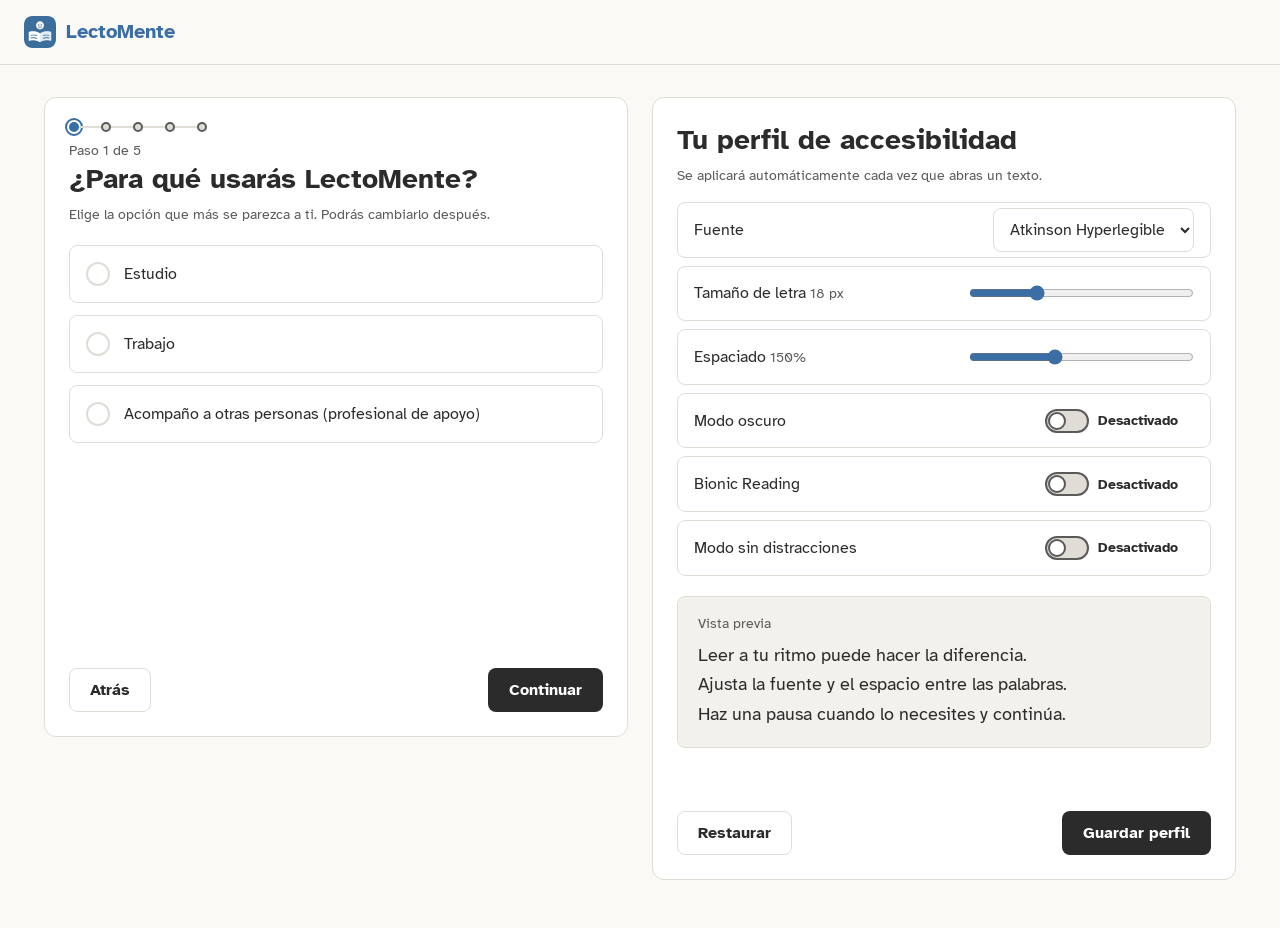
<file: pages/onboarding.html>
<!DOCTYPE html>
<html lang="es">

<head>
    <meta charset="UTF-8">
    <meta name="viewport" content="width=device-width, initial-scale=1.0">
    <title>Configura tu perfil - LectoMente</title>
    <link rel="stylesheet" href="../css/styles.css">
    <link rel="icon" type="image/x-icon" href="../favicon.ico">

    <!-- onboarding.html-->
    <script src="../js/perfil.js" defer></script>
    <script src="../js/onboarding.js" defer></script>
</head>

<body class="app">

    <a class="saltar" href="#contenido">Saltar al contenido</a>

    <header class="app-cabecera">
        <div class="app-barra">
            <a class="app-marca" href="index.html" aria-label="LectoMente, volver al inicio">
                <img src="../assets/images/logo.png" alt="" width="32" height="32">
                <span>LectoMente</span>
            </a>
        </div>
    </header>

    <main id="contenido" class="app-principal">
        <div class="app-dos-columnas">

            <!-- ============ IZQUIERDA: formulario largo de 5 pasos ============ -->
            <section class="app-tarjeta onb-tarjeta" aria-label="Preguntas para tu perfil">

                <div class="puntos" aria-hidden="true">
                    <span class="punto" id="punto-1"></span><span class="punto-linea" id="linea-1"></span>
                    <span class="punto" id="punto-2"></span><span class="punto-linea" id="linea-2"></span>
                    <span class="punto" id="punto-3"></span><span class="punto-linea" id="linea-3"></span>
                    <span class="punto" id="punto-4"></span><span class="punto-linea" id="linea-4"></span>
                    <span class="punto" id="punto-5"></span>
                </div>
                <p class="app-nota" id="texto-paso" aria-live="polite">Paso 1 de 5</p>

                <div class="onb-cuerpo">

                    <!-- Paso 1 -->
                    <fieldset class="paso-form" id="paso-1">
                        <legend>¿Para qué usarás LectoMente?</legend>
                        <p class="onb-ayuda">Elige la opción que más se parezca a ti. Podrás cambiarlo después.</p>
                        <div class="app-opciones">
                            <label class="opcion"><input type="radio" name="uso" value="estudio"><span
                                    class="opcion-marca"></span><span>Estudio</span></label>
                            <label class="opcion"><input type="radio" name="uso" value="trabajo"><span
                                    class="opcion-marca"></span><span>Trabajo</span></label>
                            <label class="opcion"><input type="radio" name="uso" value="acompano"><span
                                    class="opcion-marca"></span><span>Acompaño a otras personas (profesional de
                                    apoyo)</span></label>
                        </div>
                        <p class="app-estado" id="error-1" aria-live="polite"></p>
                    </fieldset>

                    <!-- Paso 2 -->
                    <fieldset class="paso-form" id="paso-2" hidden>
                        <legend>¿Qué te cuesta más al leer?</legend>
                        <p class="onb-ayuda">Elige la opción que más se parezca a ti. Podrás cambiarlo después.</p>
                        <div class="app-opciones">
                            <label class="opcion"><input type="radio" name="dificultad" value="tdah"><span
                                    class="opcion-marca"></span><span>Me distraigo con facilidad (TDAH)</span></label>
                            <label class="opcion"><input type="radio" name="dificultad" value="dislexia"><span
                                    class="opcion-marca"></span><span>Me cuesta distinguir letras y palabras
                                    (dislexia)</span></label>
                            <label class="opcion"><input type="radio" name="dificultad" value="ambas"><span
                                    class="opcion-marca"></span><span>Ambas cosas</span></label>
                            <label class="opcion"><input type="radio" name="dificultad" value="manual"><span
                                    class="opcion-marca"></span><span>Prefiero configurarlo yo</span></label>
                        </div>
                        <p class="app-estado" id="error-2" aria-live="polite"></p>
                    </fieldset>

                    <!-- Paso 3 -->
                    <fieldset class="paso-form" id="paso-3" hidden>
                        <legend>¿Cómo te gusta ver el texto?</legend>
                        <p class="onb-ayuda">Elige una fuente y ajusta el tamaño y el espaciado. Mira la vista previa.</p>
                        <div class="app-opciones">
                            <label class="opcion"><input type="radio" name="fuente" value="atkinson"><span
                                    class="opcion-marca"></span><span>Atkinson Hyperlegible</span></label>
                            <label class="opcion"><input type="radio" name="fuente" value="lexend"><span
                                    class="opcion-marca"></span><span>Lexend</span></label>
                        </div>
                        <div class="onb-campo">
                            <label for="p3-tam">Tamaño de letra <output class="onb-valor" id="p3-tam-valor"
                                    for="p3-tam">18 px</output></label>
                            <input type="range" id="p3-tam" min="14" max="28" step="1" value="18">
                        </div>
                        <div class="onb-campo">
                            <label for="p3-esp">Espaciado <output class="onb-valor" id="p3-esp-valor"
                                    for="p3-esp">150%</output></label>
                            <input type="range" id="p3-esp" min="120" max="200" step="5" value="150">
                        </div>
                        <div class="vista-previa">
                            <p class="app-nota">Vista previa</p>
                            <div class="vista-texto" id="vista-previa-3"></div>
                        </div>
                        <p class="app-estado" id="error-3" aria-live="polite"></p>
                    </fieldset>

                    <!-- Paso 4 -->
                    <fieldset class="paso-form" id="paso-4" hidden>
                        <legend>¿Qué apoyos quieres activar?</legend>
                        <p class="onb-ayuda">Puedes marcar varios. Podrás cambiarlos mientras lees.</p>
                        <div class="app-opciones">
                            <label class="opcion cuadrada"><input type="checkbox" id="ap-pausas"><span
                                    class="opcion-marca"></span><span>Pausas sugeridas</span></label>
                            <label class="opcion cuadrada"><input type="checkbox" id="ap-sin"><span
                                    class="opcion-marca"></span><span>Modo sin distracciones</span></label>
                            <label class="opcion cuadrada"><input type="checkbox" id="ap-voz"><span
                                    class="opcion-marca"></span><span>Lectura en voz alta</span></label>
                            <label class="opcion cuadrada"><input type="checkbox" id="ap-guia"><span
                                    class="opcion-marca"></span><span>Guía de línea</span></label>
                            <label class="opcion cuadrada"><input type="checkbox" id="ap-ninguno"><span
                                    class="opcion-marca"></span><span>Ninguno por ahora</span></label>
                        </div>
                        <p class="app-estado" id="error-4" aria-live="polite"></p>
                    </fieldset>

                    <!-- Paso 5 -->
                    <div class="paso-form" id="paso-5" hidden role="group" aria-labelledby="titulo-paso-5">
                        <h2 class="onb-titulo" id="titulo-paso-5">Revisa tu perfil</h2>
                        <p class="onb-ayuda">Esto es lo que elegiste. Si algo no te convence, vuelve con «Atrás».</p>
                        <dl class="resumen" id="resumen"></dl>
                        <p class="app-estado" id="error-5" aria-live="polite"></p>
                    </div>

                </div>

                <div class="onb-pie">
                    <button type="button" class="app-boton-sec" id="btn-atras">Atrás</button>
                    <button type="button" class="app-boton" id="btn-continuar">Continuar</button>
                </div>
            </section>

            <!-- ============ DERECHA: tarjeta "Tu perfil de accesibilidad" ============ -->
            <aside class="app-tarjeta onb-tarjeta" aria-labelledby="titulo-perfil">
                <div class="onb-cuerpo">
                    <h2 class="onb-titulo" id="titulo-perfil">Tu perfil de accesibilidad</h2>
                    <p class="onb-ayuda">Se aplicará automáticamente cada vez que abras un texto.</p>

                    <div class="app-grupo-ajustes">
                        <div class="ajuste">
                            <label for="c-fuente">Fuente</label>
                            <select id="c-fuente">
                                <option value="atkinson">Atkinson Hyperlegible</option>
                                <option value="lexend">Lexend</option>
                            </select>
                        </div>
                        <div class="ajuste">
                            <label for="c-tam">Tamaño de letra <output class="onb-valor" id="c-tam-valor"
                                    for="c-tam">18 px</output></label>
                            <input type="range" id="c-tam" min="14" max="28" step="1" value="18">
                        </div>
                        <div class="ajuste">
                            <label for="c-esp">Espaciado <output class="onb-valor" id="c-esp-valor"
                                    for="c-esp">150%</output></label>
                            <input type="range" id="c-esp" min="120" max="200" step="5" value="150">
                        </div>
                        <div class="ajuste">
                            <span class="ajuste-nombre" id="n-oscuro">Modo oscuro</span>
                            <button type="button" class="interruptor" id="c-oscuro" role="switch" aria-checked="false"
                                aria-labelledby="n-oscuro"><span class="int-pista"><span
                                        class="int-bola"></span></span><span class="int-estado">Desactivado</span></button>
                        </div>
                        <div class="ajuste">
                            <span class="ajuste-nombre" id="n-bionic">Bionic Reading</span>
                            <button type="button" class="interruptor" id="c-bionic" role="switch" aria-checked="false"
                                aria-labelledby="n-bionic"><span class="int-pista"><span
                                        class="int-bola"></span></span><span class="int-estado">Desactivado</span></button>
                        </div>
                        <div class="ajuste">
                            <span class="ajuste-nombre" id="n-sin">Modo sin distracciones</span>
                            <button type="button" class="interruptor" id="c-sin" role="switch" aria-checked="false"
                                aria-labelledby="n-sin"><span class="int-pista"><span
                                        class="int-bola"></span></span><span class="int-estado">Desactivado</span></button>
                        </div>
                    </div>

                    <div class="vista-previa">
                        <p class="app-nota">Vista previa</p>
                        <div class="vista-texto" id="vista-previa"></div>
                    </div>

                    <p class="app-estado" id="estado-perfil" aria-live="polite"></p>
                </div>

                <div class="onb-pie">
                    <button type="button" class="app-boton-sec" id="btn-restaurar">Restaurar</button>
                    <button type="button" class="app-boton" id="btn-guardar">Guardar perfil</button>
                </div>
            </aside>

        </div>
    </main>

</body>

</html>
</file>
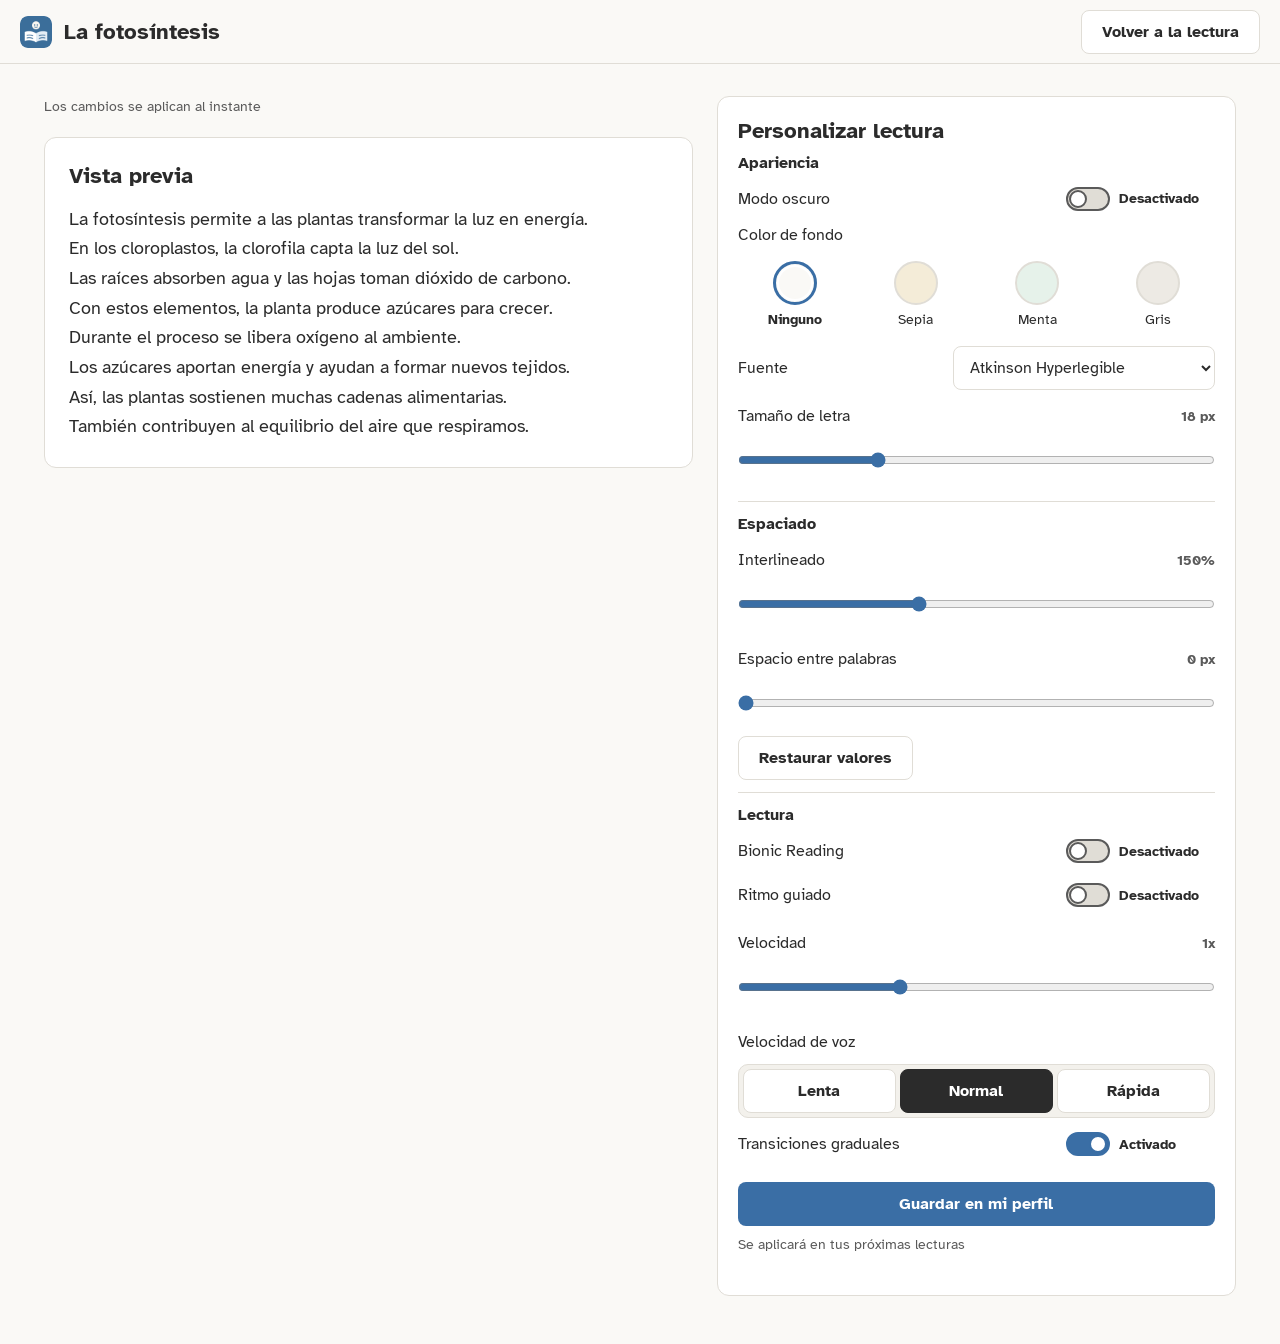
<file: pages/personalizar.html>
<!DOCTYPE html>
<html lang="es">

<head>
    <meta charset="UTF-8">
    <meta name="viewport" content="width=device-width, initial-scale=1.0">
    <title>Personalizar lectura - LectoMente</title>
    <link rel="stylesheet" href="../css/styles.css">
    <link rel="icon" type="image/x-icon" href="../favicon.ico">

    <!-- personalizar.html -->
    <script src="../js/perfil.js" defer></script>
    <script src="../js/personalizar.js" defer></script>
</head>

<body class="app">

    <a class="saltar" href="#contenido">Saltar al contenido</a>

    <header class="lectura-barra">
        <div class="lectura-titulo">
            <a class="app-marca" href="index.html" aria-label="LectoMente, ir al inicio">
                <img src="../assets/images/logo.png" alt="" width="32" height="32">
            </a>
            <h1>La fotosíntesis</h1>
        </div>
        <a class="app-boton-sec" id="btn-volver" href="lectura.html">Volver a la lectura</a>
    </header>

    <main id="contenido" class="app-principal">
        <div class="app-dos-columnas pers-columnas">

            <!-- ============ IZQUIERDA: vista previa ============ -->
            <div class="app-columna">
                <p class="app-nota">Los cambios se aplican al instante</p>
                <section class="pers-vista-tarjeta" aria-labelledby="titulo-vista">
                    <h2 id="titulo-vista">Vista previa</h2>
                    <div class="vista-texto" id="vista-previa"></div>
                </section>
            </div>

            <!-- ============ DERECHA: panel "Personalizar lectura" ============ -->
            <section class="pers-panel" aria-labelledby="titulo-panel">
                <h2 id="titulo-panel">Personalizar lectura</h2>

                <!-- Apariencia -->
                <div class="pers-seccion" role="group" aria-labelledby="h-apariencia">
                    <h3 id="h-apariencia">Apariencia</h3>

                    <div class="pers-fila">
                        <span id="n-oscuro">Modo oscuro</span>
                        <button type="button" class="interruptor" id="i-oscuro" role="switch" aria-checked="false"
                            aria-labelledby="n-oscuro"><span class="int-pista"><span
                                    class="int-bola"></span></span><span class="int-estado">Desactivado</span></button>
                    </div>

                    <fieldset class="pers-bloque">
                        <legend style="font-size: 16px; font-weight: 400;">Color de fondo</legend>
                        <div class="colores">
                            <label class="color-opcion"><input type="radio" name="color" value="ninguno"><span
                                    class="color-muestra muestra-ninguno"></span><span>Ninguno</span></label>
                            <label class="color-opcion"><input type="radio" name="color" value="sepia"><span
                                    class="color-muestra muestra-sepia"></span><span>Sepia</span></label>
                            <label class="color-opcion"><input type="radio" name="color" value="menta"><span
                                    class="color-muestra muestra-menta"></span><span>Menta</span></label>
                            <label class="color-opcion"><input type="radio" name="color" value="gris"><span
                                    class="color-muestra muestra-gris"></span><span>Gris</span></label>
                        </div>
                    </fieldset>

                    <div class="pers-bloque">
                        <div class="pers-fila">
                            <label for="p-fuente">Fuente</label>
                            <select id="p-fuente">
                                <option value="atkinson">Atkinson Hyperlegible</option>
                                <option value="lexend">Lexend</option>
                            </select>
                        </div>
                    </div>

                    <div class="pers-bloque">
                        <div class="pers-fila">
                            <label for="p-tam">Tamaño de letra</label>
                            <output id="v-tam" for="p-tam">18 px</output>
                        </div>
                        <input type="range" id="p-tam" min="14" max="28" step="1" value="18">
                    </div>
                </div>

                <!-- Espaciado -->
                <div class="pers-seccion" role="group" aria-labelledby="h-espaciado">
                    <h3 id="h-espaciado">Espaciado</h3>

                    <div class="pers-bloque">
                        <div class="pers-fila">
                            <label for="p-interlineado">Interlineado</label>
                            <output id="v-interlineado" for="p-interlineado">150%</output>
                        </div>
                        <input type="range" id="p-interlineado" min="120" max="200" step="5" value="150">
                    </div>

                    <div class="pers-bloque">
                        <div class="pers-fila">
                            <label for="p-palabras">Espacio entre palabras</label>
                            <output id="v-palabras" for="p-palabras">0 px</output>
                        </div>
                        <input type="range" id="p-palabras" min="0" max="4" step="0.5" value="0">
                    </div>

                    <button type="button" class="app-boton-sec" id="btn-restaurar">Restaurar valores</button>
                </div>

                <!-- Lectura -->
                <div class="pers-seccion" role="group" aria-labelledby="h-lectura">
                    <h3 id="h-lectura">Lectura</h3>

                    <div class="pers-fila">
                        <span id="n-bionic">Bionic Reading</span>
                        <button type="button" class="interruptor" id="i-bionic" role="switch" aria-checked="false"
                            aria-labelledby="n-bionic"><span class="int-pista"><span
                                    class="int-bola"></span></span><span class="int-estado">Desactivado</span></button>
                    </div>

                    <div class="pers-fila">
                        <span id="n-ritmo">Ritmo guiado</span>
                        <button type="button" class="interruptor" id="i-ritmo" role="switch" aria-checked="false"
                            aria-labelledby="n-ritmo"><span class="int-pista"><span
                                    class="int-bola"></span></span><span class="int-estado">Desactivado</span></button>
                    </div>

                    <div class="pers-bloque">
                        <div class="pers-fila">
                            <label for="p-velocidad">Velocidad</label>
                            <output id="v-velocidad" for="p-velocidad">1x</output>
                        </div>
                        <input type="range" id="p-velocidad" min="0.5" max="2" step="0.1" value="1">
                    </div>

                    <div class="pers-bloque" role="group" aria-labelledby="n-voz">
                        <div class="pers-fila"><span id="n-voz">Velocidad de voz</span></div>
                        <div class="segmentado">
                            <button type="button" data-voz="lenta" aria-pressed="false">Lenta</button>
                            <button type="button" data-voz="normal" aria-pressed="true">Normal</button>
                            <button type="button" data-voz="rapida" aria-pressed="false">Rápida</button>
                        </div>
                    </div>

                    <div class="pers-fila">
                        <span id="n-transiciones">Transiciones graduales</span>
                        <button type="button" class="interruptor" id="i-transiciones" role="switch"
                            aria-checked="true" aria-labelledby="n-transiciones"><span class="int-pista"><span
                                    class="int-bola"></span></span><span class="int-estado">Activado</span></button>
                    </div>
                    <p class="nota-movimiento">Tu sistema pidió menos movimiento, así que las transiciones no se
                        mostrarán.</p>
                </div>

                <div class="pers-guardar">
                    <button type="button" class="app-boton-acento app-boton-ancho" id="btn-guardar">Guardar en mi
                        perfil</button>
                    <p class="app-nota">Se aplicará en tus próximas lecturas</p>
                    <p class="app-estado" id="estado-guardado" aria-live="polite"></p>
                </div>
            </section>

        </div>
    </main>

</body>

</html>
</file>
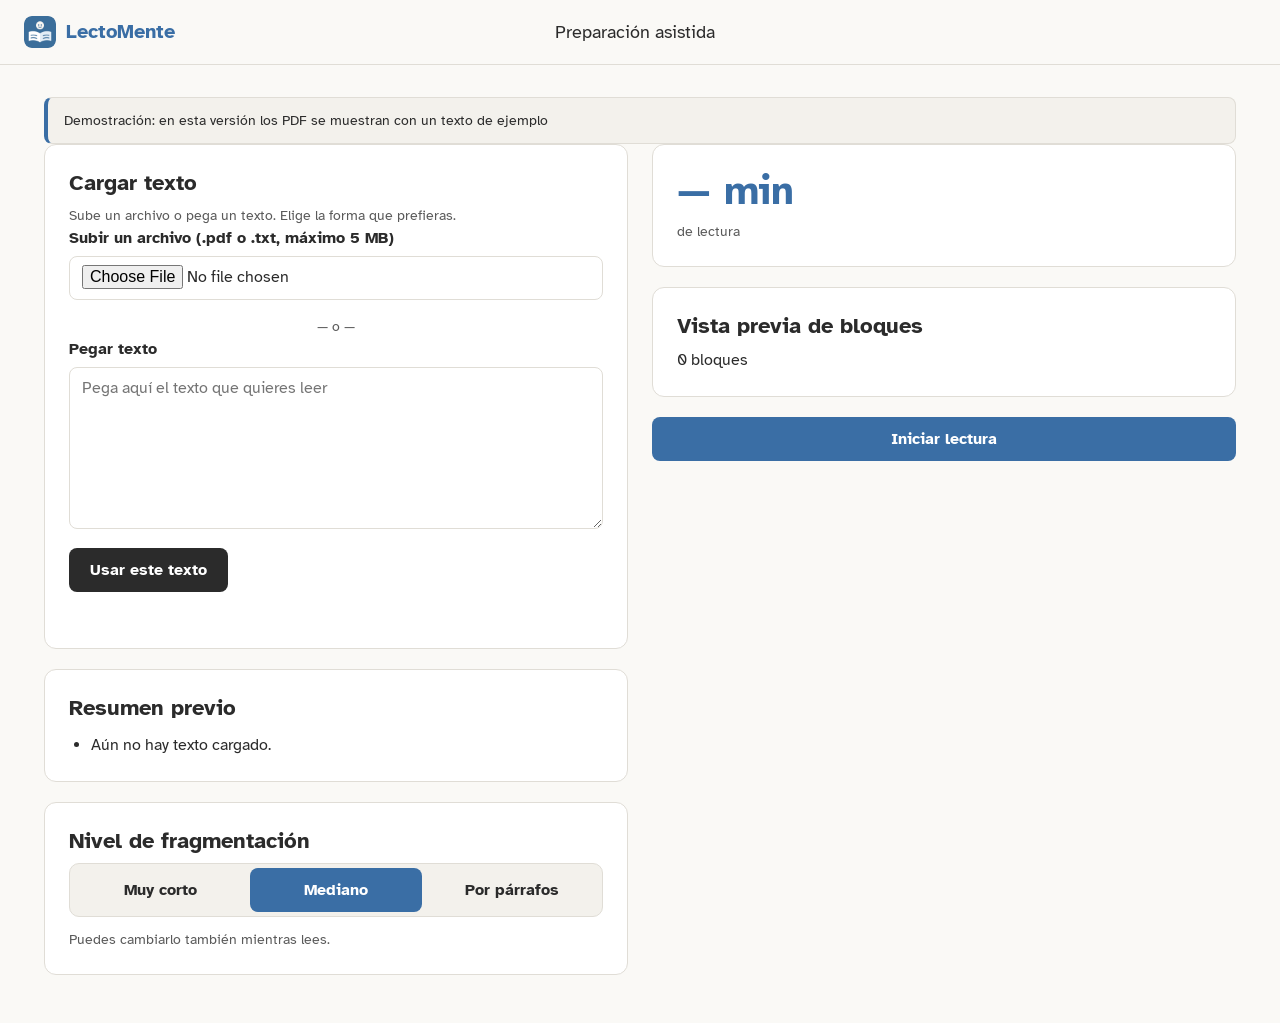
<file: pages/preparacion.html>
<!DOCTYPE html>
<html lang="es">

<head>
    <meta charset="UTF-8">
    <meta name="viewport" content="width=device-width, initial-scale=1.0">
    <title>Preparación asistida - LectoMente</title>
    <link rel="stylesheet" href="../css/styles.css">
    <link rel="icon" type="image/x-icon" href="../favicon.ico">

    <!-- preparacion.html -->
    <script src="../js/perfil.js" defer></script>
    <script src="../js/preparacion.js" defer></script>
</head>

<body class="app">

    <a class="saltar" href="#contenido">Saltar al contenido</a>

    <header class="app-cabecera">
        <div class="app-barra">
            <a class="app-marca" href="index.html" aria-label="LectoMente, volver al inicio">
                <img src="../assets/images/logo.png" alt="" width="32" height="32">
                <span>LectoMente</span>
            </a>
            <span class="app-centro">Preparación asistida</span>
            <span class="app-espaciador" aria-hidden="true"></span>
        </div>
    </header>

    <main id="contenido" class="app-principal">

        <p class="app-aviso" id="aviso-pdf">Demostración: en esta versión los PDF se muestran con un texto de ejemplo</p>

        <div class="app-dos-columnas">

            <!-- ============ IZQUIERDA ============ -->
            <div class="app-columna">

                <!-- Cargar texto (dos formas: subir archivo o pegar texto) -->
                <section class="app-tarjeta" id="tarjeta-carga" aria-labelledby="titulo-carga">
                    <h2 id="titulo-carga">Cargar texto</h2>
                    <p class="app-nota">Sube un archivo o pega un texto. Elige la forma que prefieras.</p>

                    <div class="carga-opcion">
                        <label for="archivo">Subir un archivo (.pdf o .txt, máximo 5 MB)</label>
                        <input type="file" id="archivo" accept=".pdf,.txt,application/pdf,text/plain">
                    </div>

                    <p class="carga-separador" aria-hidden="true">— o —</p>

                    <div class="carga-opcion">
                        <label for="pegado">Pegar texto</label>
                        <textarea id="pegado" rows="6" placeholder="Pega aquí el texto que quieres leer"></textarea>
                        <button type="button" class="app-boton" id="btn-usar-pegado">Usar este texto</button>
                    </div>

                    <p class="app-estado" id="estado-carga" aria-live="polite"></p>
                    <div class="carga-acciones">
                        <button type="button" class="app-boton-sec" id="btn-cancelar" hidden>Cancelar y mantener el texto
                            actual</button>
                    </div>
                </section>

                <!-- Texto cargado -->
                <section class="app-tarjeta" id="tarjeta-cargado" aria-labelledby="titulo-cargado" hidden>
                    <div class="cargado-cabecera">
                        <h2 id="titulo-cargado">Texto cargado</h2>
                        <button type="button" class="app-boton-sec" id="btn-cambiar">Cambiar texto</button>
                    </div>
                    <p class="cargado-nombre" id="nombre-texto"></p>
                    <p class="cargado-estado">
                        <span>Texto cargado correctamente</span>
                        <img src="../assets/icons/check.png" alt="" width="28" height="28">
                    </p>
                </section>

                <section class="app-tarjeta" aria-labelledby="titulo-resumen">
                    <h2 id="titulo-resumen">Resumen previo</h2>
                    <ul class="resumen-lista" id="lista-resumen"></ul>
                </section>

                <section class="app-tarjeta" aria-labelledby="titulo-nivel">
                    <h2 id="titulo-nivel">Nivel de fragmentación</h2>
                    <div class="segmentado" role="radiogroup" aria-labelledby="titulo-nivel">
                        <label class="segmento"><input type="radio" name="nivel" value="muy-corto"><span>Muy
                                corto</span></label>
                        <label class="segmento"><input type="radio" name="nivel"
                                value="mediano"><span>Mediano</span></label>
                        <label class="segmento"><input type="radio" name="nivel" value="parrafos"><span>Por
                                párrafos</span></label>
                    </div>
                    <p class="app-nota" style="margin-top: 0.75rem;">Puedes cambiarlo también mientras lees.</p>
                </section>
            </div>

            <!-- ============ DERECHA ============ -->
            <div class="app-columna">

                <section class="app-tarjeta" aria-live="polite">
                    <p class="tiempo-grande" id="tiempo">— min</p>
                    <p class="app-nota" style="margin-top: 0.5rem;">de lectura</p>
                </section>

                <section class="app-tarjeta" aria-labelledby="titulo-vista">
                    <h2 id="titulo-vista">Vista previa de bloques</h2>
                    <p id="cantidad-bloques" aria-live="polite">0 bloques</p>
                    <div id="vista-bloques"></div>
                    <p id="mas-bloques" style="margin-top: 0.75rem;" hidden aria-hidden="true">…</p>
                </section>

                <div>
                    <button type="button" class="app-boton-acento app-boton-ancho" id="btn-iniciar">Iniciar
                        lectura</button>
                    <p class="app-estado" id="estado-iniciar" aria-live="polite"></p>
                </div>
            </div>

        </div>
    </main>

</body>

</html>
</file>
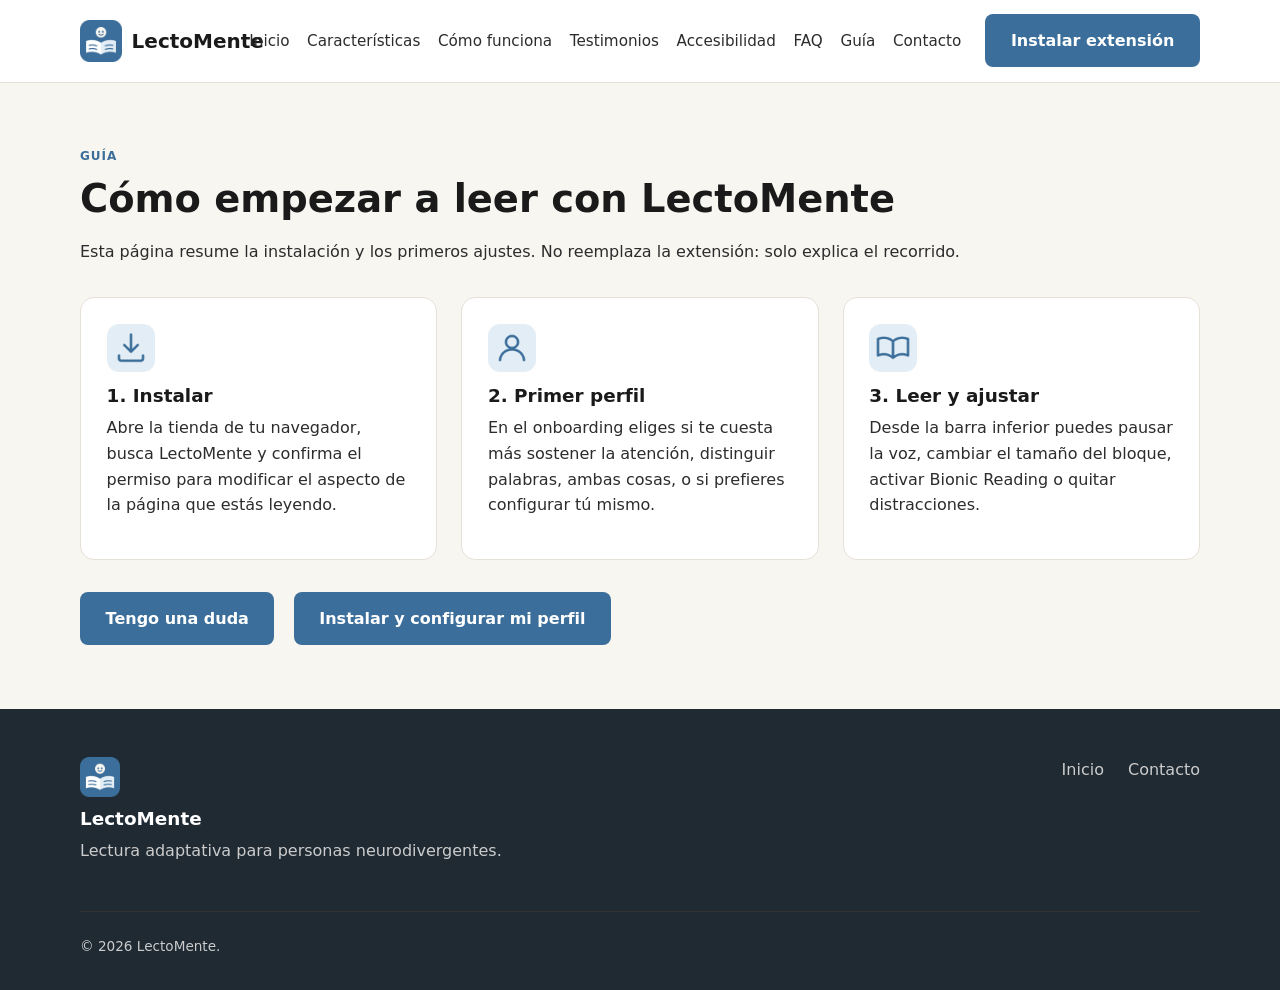
<file: pages/recursos.html>
<!DOCTYPE html>
<html lang="es">

<head>
  <meta charset="UTF-8">
  <meta name="viewport" content="width=device-width, initial-scale=1.0">
  <title>Guía - LectoMente</title>
  <link rel="stylesheet" href="../css/styles.css">
  <link rel="icon" type="image/x-icon" href="../favicon.ico">
  <script src="../js/menu.js" defer></script>
  <script src="../js/subir.js" defer></script>
</head>

<body>
  <a class="saltar" href="#contenido">Saltar al contenido</a>

  <header class="cabecera">
    <div class="contenedor barra">
      <a class="marca" href="index.html">
        <img src="../assets/images/logo.png" alt="LectoMente" width="42" height="42">
        <span>LectoMente</span>
      </a>
      <button class="btn-menu" id="btn-menu" aria-label="Abrir menú" aria-expanded="false" aria-controls="navegacion">
        <span class="hamburguesa"></span>
      </button>
      <nav class="navegacion" id="navegacion" aria-label="Navegación principal">
        <ul class="menu">
          <li><a href="index.html#inicio">Inicio</a></li>
          <li><a href="index.html#caracteristicas">Características</a></li>
          <li><a href="index.html#como-funciona">Cómo funciona</a></li>
          <li><a href="index.html#testimonios">Testimonios</a></li>
          <li><a href="index.html#accesibilidad">Accesibilidad</a></li>
          <li><a href="index.html#faq">FAQ</a></li>
          <li><a href="recursos.html">Guía</a></li>
          <li><a href="index.html#contacto">Contacto</a></li>
        </ul>
        <a class="boton boton-header" href="onboarding.html">Instalar extensión</a>
      </nav>
    </div>
  </header>

  <main id="contenido">
    <section class="seccion">
      <div class="contenedor">
        <p class="etiqueta">Guía</p>
        <h1>Cómo empezar a leer con LectoMente</h1>
        <p>Esta página resume la instalación y los primeros ajustes. No reemplaza la extensión: solo explica el
          recorrido.</p>

        <div class="tarjetas">
          <article class="tarjeta">
            <img class="icono-tarjeta" src="../assets/icons/instalar.png" alt="" width="48" height="48" loading="lazy">
            <h3>1. Instalar</h3>
            <p>Abre la tienda de tu navegador, busca LectoMente y confirma el permiso para modificar el aspecto de la
              página que estás leyendo.</p>
          </article>
          <article class="tarjeta">
            <img class="icono-tarjeta" src="../assets/icons/perfil.png" alt="" width="48" height="48" loading="lazy">
            <h3>2. Primer perfil</h3>
            <p>En el onboarding eliges si te cuesta más sostener la atención, distinguir palabras, ambas cosas, o si
              prefieres configurar tú mismo.</p>
          </article>
          <article class="tarjeta">
            <img class="icono-tarjeta" src="../assets/icons/leer.png" alt="" width="48" height="48" loading="lazy">
            <h3>3. Leer y ajustar</h3>
            <p>Desde la barra inferior puedes pausar la voz, cambiar el tamaño del bloque, activar Bionic Reading o
              quitar distracciones.</p>
          </article>
        </div>

        <div class="hero-botones" style="margin-top: 2rem;">
          <a class="boton" href="index.html#contacto">Tengo una duda</a>
          <a class="boton" href="onboarding.html">Instalar y configurar mi perfil</a>
        </div>
      </div>
    </section>
  </main>

  <footer class="pie">
    <div class="contenedor">
      <div class="pie-contenido">
        <div>
          <img class="logo-pie" src="../assets/images/logo.png" alt="" width="40" height="40" loading="lazy">
          <h3>LectoMente</h3>
          <p>Lectura adaptativa para personas neurodivergentes.</p>
        </div>
        <nav class="pie-nav" aria-label="Pie de página">
          <a href="index.html">Inicio</a>
          <a href="index.html#contacto">Contacto</a>
        </nav>
      </div>
      <p class="copyright">&copy; 2026 LectoMente.</p>
    </div>
  </footer>

  <button type="button" class="btn-subir" id="btn-subir" aria-label="Volver arriba" title="Volver arriba">&#8593;</button>
</body>

</html>
</file>
<file: css/styles.css>
/* ==========================================================================
   LECTOMENTE - styles.css
   ========================================================================== */

/* ---------- 1. VARIABLES (colores del Figma) ---------- */
:root {
  /* Colores principales del prototipo */
  --color-fondo: #F8F6F1;
  /* crema claro (60%) */
  --color-fondo-alt: #F1EDE6;
  /* crema un poco más oscuro */
  --color-blanco: #FFFFFF;
  --color-texto: #2C2C2C;
  --color-titulos: #1A1A1A;
  --color-primario: #3B6E9A;
  /* azul suave del Figma */
  --color-primario-hover: #2F5A80;
  --color-borde: #E5E0D8;
  --color-exito: #2E7D4F;
  --color-error: #B00020;
}

/* ---------- 2. RESET Y BASE ---------- */
* {
  box-sizing: border-box;
  margin: 0;
  padding: 0;
}

body {
  background-color: var(--color-fondo);
  color: var(--color-texto);
  font-family: system-ui, -apple-system, "Segoe UI", Roboto, Arial, sans-serif;
  line-height: 1.6;
}

h1,
h2,
h3 {
  color: var(--color-titulos);
  line-height: 1.25;
}

h1 {
  font-size: 2.4rem;
  margin-bottom: 1rem;
}

h2 {
  font-size: 1.8rem;
  margin-bottom: 1rem;
}

h3 {
  font-size: 1.15rem;
  margin-bottom: 0.5rem;
}

p {
  margin-bottom: 1rem;
}

a {
  color: var(--color-primario);
}

img {
  max-width: 100%;
  height: auto;
  display: block;
}

/* Skip link */
.saltar {
  position: absolute;
  top: -100px;
  left: 0;
  background: var(--color-primario);
  color: white;
  padding: 0.6rem 1.2rem;
  z-index: 1000;
  text-decoration: none;
  border-radius: 0 0 6px 0;
}

.saltar:focus {
  top: 0;
}

/* Mejor foco visible (accesibilidad) */
a:focus-visible,
button:focus-visible,
input:focus-visible,
select:focus-visible,
textarea:focus-visible {
  outline: 3px solid var(--color-primario);
  outline-offset: 2px;
}

/* ---------- 3. UTILIDADES ---------- */
.contenedor {
  width: 90%;
  max-width: 1120px;
  margin: 0 auto;
}

.seccion {
  padding: 4rem 0;
  scroll-margin-top: 90px;
}

.fondo {
  background-color: var(--color-fondo-alt);
}

.etiqueta {
  display: block;
  text-transform: uppercase;
  font-size: 0.75rem;
  letter-spacing: 1px;
  color: var(--color-primario);
  font-weight: 700;
  margin-bottom: 0.6rem;
}

.nota {
  font-size: 0.85rem;
  color: #666;
}

.texto-centrado {
  text-align: center;
}

.intro-seccion {
  max-width: 720px;
  margin-bottom: 1.5rem;
  color: #444;
}

.requerido {
  color: var(--color-error);
}

.dos-columnas {
  display: grid;
  grid-template-columns: 1fr 1fr;
  gap: 3rem;
  align-items: start;
}

/* ---------- 4. HEADER Y MENÚ HAMBURGUESA ---------- */
.cabecera {
  position: sticky;
  top: 0;
  background: var(--color-blanco);
  border-bottom: 1px solid var(--color-borde);
  z-index: 100;
}

.barra {
  display: flex;
  justify-content: space-between;
  align-items: center;
  padding: 0.9rem 0;
  gap: 1rem;
}

.marca {
  display: flex;
  align-items: center;
  gap: 0.6rem;
  font-size: 1.25rem;
  font-weight: 700;
  color: var(--color-titulos);
  text-decoration: none;
}

/* Botón hamburguesa */
.btn-menu {
  display: none;
  /* solo en móvil */
  background: none;
  border: none;
  cursor: pointer;
  padding: 0.5rem;
  width: 44px;
  height: 44px;
  min-width: 44px;
  min-height: 44px;
}

.hamburguesa,
.hamburguesa::before,
.hamburguesa::after {
  display: block;
  width: 24px;
  height: 2px;
  background: var(--color-titulos);
  position: relative;
  transition: 0.3s;
}

.hamburguesa::before,
.hamburguesa::after {
  content: "";
  position: absolute;
}

.hamburguesa::before {
  top: -8px;
}

.hamburguesa::after {
  top: 8px;
}

/* Estado abierto del botón */
.btn-menu.abierto .hamburguesa {
  background: transparent;
}

.btn-menu.abierto .hamburguesa::before {
  top: 0;
  transform: rotate(45deg);
}

.btn-menu.abierto .hamburguesa::after {
  top: 0;
  transform: rotate(-45deg);
}

/* Navegación */
.navegacion {
  display: flex;
  align-items: center;
  gap: 1.5rem;
}

.menu {
  display: flex;
  list-style: none;
  gap: 1.1rem;
  align-items: center;
}

.menu a {
  text-decoration: none;
  color: var(--color-texto);
  font-weight: 500;
  font-size: 0.95rem;
}

.menu a:hover {
  color: var(--color-primario);
}

.boton-header {
  padding: 0.55rem 1.2rem;
  font-size: 0.9rem;
}

/* ---------- 5. HERO ---------- */
.hero {
  display: grid;
  grid-template-columns: 1fr 1fr;
  gap: 3rem;
  align-items: center;
  padding: 4.5rem 0 3rem;
}

.hero-descripcion {
  font-size: 1.15rem;
  color: #444;
  margin-bottom: 1.8rem;
}

.hero-botones {
  display: flex;
  gap: 1.2rem;
  align-items: center;
  flex-wrap: wrap;
}

.hero-imagen img {
  border-radius: 16px;
  box-shadow: 0 12px 30px rgba(0, 0, 0, 0.08);
}

/* ---------- 6. BOTONES ---------- */
.boton {
  display: inline-block;
  background: var(--color-primario);
  color: white;
  border: none;
  padding: 0.85rem 1.6rem;
  border-radius: 8px;
  font-size: 1rem;
  font-weight: 600;
  text-decoration: none;
  cursor: pointer;
  transition: background 0.2s;
}

.boton:hover {
  background: var(--color-primario-hover);
  color: white;
}

.boton-grande {
  padding: 1rem 2.2rem;
  font-size: 1.1rem;
}

.enlace {
  color: var(--color-primario);
  text-decoration: underline;
  font-weight: 500;
}

/* ---------- 7. TARJETAS ---------- */
.tarjetas {
  display: grid;
  grid-template-columns: repeat(auto-fit, minmax(280px, 1fr));
  gap: 1.5rem;
  margin-top: 2rem;
}

.tarjeta {
  background: var(--color-blanco);
  border: 1px solid var(--color-borde);
  border-radius: 14px;
  padding: 1.6rem;
  /* Sombra al pasar el mouse (plantilla "Cards" de W3Schools) */
  transition: box-shadow 0.3s;
}

.tarjeta:hover {
  box-shadow: 0 8px 20px rgba(0, 0, 0, 0.12);
}

.icono-tarjeta {
  width: 48px;
  height: 48px;
  margin-bottom: 0.8rem;
}

/* ---------- 8. FILTROS DE CARACTERÍSTICAS ---------- */
.filtros {
  display: flex;
  flex-wrap: wrap;
  gap: 0.6rem;
  margin: 1.5rem 0 0.5rem;
}

.filtro {
  background: var(--color-blanco);
  border: 1px solid var(--color-borde);
  border-radius: 20px;
  padding: 0.45rem 1.1rem;
  font-size: 0.9rem;
  cursor: pointer;
  transition: all 0.2s;
}

.filtro:hover {
  border-color: var(--color-primario);
}

.filtro.activo {
  background: var(--color-primario);
  color: white;
  border-color: var(--color-primario);
}

/* ---------- 9. PASOS (CÓMO FUNCIONA) ---------- */
.pasos {
  display: grid;
  grid-template-columns: repeat(auto-fit, minmax(180px, 1fr));
  gap: 1.5rem;
  margin-top: 2.5rem;
}

.paso {
  background: var(--color-blanco);
  border: 1px solid var(--color-borde);
  border-radius: 14px;
  padding: 1.5rem;
  text-align: center;
}

.numero-paso {
  display: inline-flex;
  width: 36px;
  height: 36px;
  background: var(--color-primario);
  color: white;
  border-radius: 50%;
  align-items: center;
  justify-content: center;
  font-weight: 700;
  margin-bottom: 0.8rem;
}

/* ---------- 10. TESTIMONIOS ---------- */
.foto-testimonio {
  width: 70px;
  height: 70px;
  border-radius: 50%;
  object-fit: cover;
  margin-bottom: 1rem;
}

.testimonio blockquote {
  font-style: italic;
  margin-bottom: 1rem;
  color: #333;
}

.rol {
  font-size: 0.85rem;
  color: #666;
}

/* ---------- 11. FAQ (ACORDEÓN) ---------- */
.acordeon {
  margin-top: 2rem;
  max-width: 800px;
}

.item-faq {
  border: 1px solid var(--color-borde);
  border-radius: 10px;
  margin-bottom: 0.7rem;
  background: var(--color-blanco);
  overflow: hidden;
}

.pregunta-faq {
  width: 100%;
  background: none;
  border: none;
  padding: 1.1rem 1.3rem;
  text-align: left;
  font-size: 1rem;
  font-weight: 600;
  color: var(--color-titulos);
  cursor: pointer;
  display: flex;
  justify-content: space-between;
  align-items: center;
}

.pregunta-faq:hover {
  background: var(--color-fondo-alt);
}

.icono-faq {
  font-size: 1.3rem;
  font-weight: 400;
  transition: transform 0.25s;
}

.item-faq.abierto .icono-faq {
  transform: rotate(45deg);
}

.respuesta-faq {
  max-height: 0;
  overflow: hidden;
  transition: max-height 0.3s ease;
}

.item-faq.abierto .respuesta-faq {
  max-height: 200px;
}

.respuesta-faq p {
  padding: 0 1.3rem 1.2rem;
  margin: 0;
  color: #444;
}

/* ---------- 12. FORMULARIO ---------- */
.formulario {
  background: var(--color-blanco);
  border: 1px solid var(--color-borde);
  border-radius: 14px;
  padding: 2rem;
  display: flex;
  flex-direction: column;
  gap: 1rem;
}

.formulario label {
  display: block;
  font-weight: 600;
  font-size: 0.9rem;
  margin-bottom: 0.3rem;
}

.formulario input,
.formulario textarea {
  width: 100%;
  border: 1px solid var(--color-borde);
  border-radius: 8px;
  padding: 0.8rem;
  font-family: inherit;
  font-size: 0.95rem;
}

.formulario input:focus,
.formulario textarea:focus {
  outline: 2px solid var(--color-primario);
  border-color: var(--color-primario);
}

.formulario input.error,
.formulario textarea.error {
  border: 2px solid var(--color-error);
}

.aviso {
  font-size: 0.9rem;
  font-weight: 600;
  min-height: 1.2em;
}

.aviso.error-texto {
  color: var(--color-error);
}

.aviso.ok {
  color: var(--color-exito);
}

/* ---------- 13. CTA FINAL ---------- */
.cta-final {
  background: var(--color-primario);
  color: white;
  text-align: center;
}

.cta-final h2 {
  color: white;
}

.cta-final p {
  color: rgba(255, 255, 255, 0.9);
  max-width: 600px;
  margin: 0 auto 1.8rem;
}

.cta-final .boton {
  background: white;
  color: var(--color-primario);
}

.cta-final .boton:hover {
  background: #f0f0f0;
}

/* ---------- 14. FOOTER ---------- */
.pie {
  background: #1F2A33;
  color: #ccc;
  padding: 3rem 0 2rem;
}

.pie h3 {
  color: white;
  margin-bottom: 0.5rem;
}

.pie-contenido {
  display: flex;
  justify-content: space-between;
  gap: 2rem;
  margin-bottom: 2rem;
  flex-wrap: wrap;
}

.pie-nav {
  display: flex;
  gap: 1.5rem;
}

.pie-nav a {
  color: #ccc;
  text-decoration: none;
}

.pie-nav a:hover {
  color: white;
}

.copyright {
  font-size: 0.85rem;
  border-top: 1px solid #333;
  padding-top: 1.5rem;
  margin: 0;
}

/* ---------- 15. RESPONSIVE + MENÚ HAMBURGUESA ---------- */
.bloque-formulario {
  margin-top: 2.5rem;
  max-width: 640px;
}

.tarjeta.oculta {
  display: none;
}

@media (max-width: 900px) {

  .hero,
  .dos-columnas {
    grid-template-columns: 1fr;
  }

  .hero {
    text-align: center;
  }

  .hero-botones {
    justify-content: center;
  }
}

@media (max-width: 1100px) {
  .btn-menu {
    display: block;
  }

  .navegacion {
    position: absolute;
    top: 100%;
    left: 0;
    right: 0;
    background: var(--color-blanco);
    border-bottom: 1px solid var(--color-borde);
    flex-direction: column;
    padding: 1rem 0;
    gap: 0;
    display: none;
    /* oculto por defecto */
  }

  .navegacion.abierto {
    display: flex;
  }

  .menu {
    flex-direction: column;
    width: 100%;
    gap: 0;
  }

  .menu li {
    width: 100%;
  }

  .menu a {
    display: block;
    padding: 0.9rem 1.5rem;
  }

  .boton-header {
    margin: 0.8rem 1.5rem;
    text-align: center;
  }
}

@media (max-width: 768px) {
  h1 {
    font-size: 1.9rem;
  }

  h2 {
    font-size: 1.5rem;
  }

  .seccion {
    padding: 3rem 0;
  }
}

@media (max-width: 480px) {
  .hero {
    padding: 3rem 0 2rem;
  }

  .pasos {
    grid-template-columns: 1fr;
  }
}

.formulario select {
  border: 1px solid var(--color-borde);
  border-radius: 8px;
  padding: 0.8rem;
  width: 100%;
  font-family: inherit;
  font-size: 0.95rem;
  background: white;
}

.formulario select.error {
  border: 2px solid var(--color-error);
}

.estrellas {
  color: #c4a35a;
  letter-spacing: 2px;
  margin-bottom: 0.6rem;
  font-size: 1.1rem;
}
/* ---------- 16. IMÁGENES NUEVAS (logo en el pie, confirmación) ---------- */
.logo-pie {
  width: 40px;
  height: 40px;
  margin-bottom: 0.6rem;
}

.icono-confirmacion {
  width: 72px;
  height: 72px;
  margin-bottom: 1rem;
}

/* ---------- 17. BOTÓN VOLVER ARRIBA (plantilla "Scroll To Top" de W3Schools) ---------- */
.btn-subir {
  display: none;
  /* oculto hasta que se baja en la página */
  position: fixed;
  bottom: 20px;
  right: 20px;
  z-index: 99;
  width: 48px;
  height: 48px;
  border: none;
  border-radius: 50%;
  background: var(--color-primario);
  color: white;
  font-size: 1.4rem;
  cursor: pointer;
  box-shadow: 0 4px 10px rgba(0, 0, 0, 0.2);
  transition: background 0.2s;
}

.btn-subir.visible {
  display: block;
}

.btn-subir:hover {
  background: var(--color-primario-hover);
}

/* Evita que el menú se parta en dos líneas en pantallas anchas */
@media (min-width: 1101px) {

  .menu a,
  .boton-header {
    white-space: nowrap;
  }
}

/* ==========================================================================
   APP - estilos de las pantallas de la aplicación
   (onboarding.html, preparacion.html, lectura.html, personalizar.html)
   Todo va dentro de la clase "app" del <body> para no afectar la landing.
   Responsive: un solo punto de quiebre móvil (900px o menos) al final.
   ========================================================================== */

/* ---------- APP 1. FUENTES LOCALES (carpeta assets/fonts/) ---------- */
@font-face {
  font-family: "Atkinson Hyperlegible";
  src: url("../assets/fonts/atkinson-hyperlegible-latin-400-normal.woff2") format("woff2");
  font-weight: 400;
  font-style: normal;
  font-display: swap;
}

@font-face {
  font-family: "Atkinson Hyperlegible";
  src: url("../assets/fonts/atkinson-hyperlegible-latin-700-normal.woff2") format("woff2");
  font-weight: 700;
  font-style: normal;
  font-display: swap;
}

@font-face {
  font-family: "Lexend";
  src: url("../assets/fonts/lexend-latin-400-normal.woff2") format("woff2");
  font-weight: 400;
  font-style: normal;
  font-display: swap;
}

@font-face {
  font-family: "Lexend";
  src: url("../assets/fonts/lexend-latin-700-normal.woff2") format("woff2");
  font-weight: 700;
  font-style: normal;
  font-display: swap;
}

/* ---------- APP 2. VARIABLES (regla 60-30-10) ---------- */
/* 60%: fondo. 30%: texto, tarjetas y bordes. 10%: azul solo en acciones principales. */
.app {
  --app-fondo: #FAF9F6;
  --app-vista: #FFFFFF;
  /* fondo de la zona de lectura y de la vista previa */
  --app-texto: #2B2B2B;
  --app-nota: #5A5A5A;
  --app-tarjeta: #FFFFFF;
  --app-borde: #E0DDD6;
  --app-suave: #F3F1EC;
  --app-acento: #3A6EA5;
  --app-sobre-acento: #FFFFFF;
  --app-boton: #2B2B2B;
  --app-sobre-boton: #FFFFFF;
  --app-exito: #6BAF8D;
  --app-exito-texto: #2E7D4F;
  --app-alerta: #C86B6B;
  --app-alerta-texto: #A63D3D;

  /* Variables que cambia el perfil (perfil.js) */
  --fuente: "Atkinson Hyperlegible", system-ui, -apple-system, "Segoe UI", Roboto, Arial, sans-serif;
  --tam: 18px;
  --interlineado: 1.5;
  --espacio-palabras: 0px;

  background: var(--app-fondo);
  color: var(--app-texto);
  font-family: var(--fuente);
  font-size: 16px;
  line-height: 1.5;
  text-align: left;
  /* nunca justificado */
}

/* Superposiciones de color de fondo */
.fondo-sepia {
  --app-fondo: #F4ECD8;
  --app-vista: #F4ECD8;
}

.fondo-menta {
  --app-fondo: #E6F2EA;
  --app-vista: #E6F2EA;
}

.fondo-gris {
  --app-fondo: #EDEAE4;
  --app-vista: #EDEAE4;
}

/* Modo oscuro (va al final para ganar sobre los colores de fondo) */
.modo-oscuro {
  --app-fondo: #1E1E1E;
  --app-vista: #262626;
  --app-texto: #F0EFEA;
  --app-nota: #C9C7C0;
  --app-tarjeta: #2A2A2A;
  --app-borde: #4A4A47;
  --app-suave: #333331;
  --app-acento: #7FA9D6;
  --app-sobre-acento: #1E1E1E;
  --app-boton: #F0EFEA;
  --app-sobre-boton: #1E1E1E;
  --app-exito: #7FC7A2;
  --app-exito-texto: #8FD4AE;
  --app-alerta: #E08A8A;
  --app-alerta-texto: #F0A0A0;
}

.app h1,
.app h2,
.app h3,
.app legend {
  color: var(--app-texto);
  font-family: var(--fuente);
  line-height: 1.25;
}

.app p {
  margin-bottom: 0;
}

.app a {
  color: var(--app-acento);
}

.app a:focus-visible,
.app button:focus-visible,
.app input:focus-visible,
.app select:focus-visible,
.app textarea:focus-visible,
.app [tabindex]:focus-visible,
.app .opcion:focus-within {
  outline: 3px solid var(--app-acento);
  outline-offset: 2px;
}

/* Transiciones graduales: solo si el perfil las activa */
.con-transiciones,
.con-transiciones .app-tarjeta,
.con-transiciones .vista-texto,
.con-transiciones .linea {
  transition: background-color 0.3s ease, color 0.3s ease, font-size 0.3s ease, line-height 0.3s ease, word-spacing 0.3s ease;
}

/* ---------- APP 3. ENCABEZADO SIMPLE ---------- */
.app-cabecera {
  background: var(--app-fondo);
  border-bottom: 1px solid var(--app-borde);
}

.app-barra {
  display: flex;
  align-items: center;
  justify-content: space-between;
  gap: 1rem;
  min-height: 64px;
  padding: 0.5rem 1.5rem;
}

.app-marca {
  display: inline-flex;
  align-items: center;
  gap: 0.6rem;
  min-height: 44px;
  font-size: 1.25rem;
  font-weight: 700;
  color: var(--app-texto);
  text-decoration: none;
}

.app-marca img {
  width: 32px;
  height: 32px;
  border-radius: 8px;
}

.app-titulo-barra {
  font-size: 1.25rem;
  font-weight: 700;
  margin: 0;
}

.app-centro {
  font-size: 1.1rem;
  color: var(--app-texto);
}

/* ---------- APP 4. CONTENEDORES Y TARJETAS ---------- */
.app-principal {
  max-width: 1240px;
  margin: 0 auto;
  padding: 2rem 1.5rem 3rem;
}

.app-dos-columnas {
  display: grid;
  grid-template-columns: 1fr 1fr;
  gap: 1.5rem;
  align-items: start;
}

.app-columna {
  display: flex;
  flex-direction: column;
  gap: 1.25rem;
  min-width: 0;
}

.app-tarjeta {
  background: var(--app-tarjeta);
  border: 1px solid var(--app-borde);
  border-radius: 12px;
  padding: 1.5rem;
}

.app-tarjeta h1,
.app-tarjeta h2 {
  margin-bottom: 0.5rem;
}

.app h1,
.app-h1 {
  font-size: 28px;
}

.app h2,
.app-h2 {
  font-size: 22px;
}

.app-nota {
  font-size: 14px;
  color: var(--app-nota);
}

/* Mensajes de estado */
.app-estado {
  font-size: 14px;
  min-height: 1.4em;
  color: var(--app-nota);
}

.app-error {
  color: var(--app-alerta-texto);
  font-weight: 700;
}

.app-ok {
  color: var(--app-exito-texto);
  font-weight: 700;
}

.app-aviso {
  font-size: 14px;
  background: var(--app-suave);
  border: 1px solid var(--app-borde);
  border-left: 4px solid var(--app-acento);
  border-radius: 8px;
  padding: 0.75rem 1rem;
  margin-bottom: 1.25rem;
}

/* ---------- APP 5. BOTONES ---------- */
.app-boton,
.app-boton-sec,
.app-boton-acento {
  display: inline-flex;
  align-items: center;
  justify-content: center;
  min-height: 44px;
  min-width: 44px;
  padding: 0.55rem 1.25rem;
  border-radius: 8px;
  font-family: inherit;
  font-size: 16px;
  font-weight: 700;
  text-decoration: none;
  cursor: pointer;
  border: 1px solid transparent;
}

/* Botón oscuro: Continuar, Guardar perfil */
.app-boton {
  background: var(--app-boton);
  color: var(--app-sobre-boton);
}

/* Botón con borde: Atrás, Restaurar, Salir, Cambiar texto */
.app-boton-sec {
  background: var(--app-tarjeta);
  color: var(--app-texto);
  border-color: var(--app-borde);
}

/* Botón azul: solo la acción principal (Iniciar lectura, Guardar en mi perfil, Tomar pausa) */
.app-boton-acento {
  background: var(--app-acento);
  color: var(--app-sobre-acento);
}

.app a.app-boton,
.app a.app-boton-acento {
  color: var(--app-sobre-boton);
}

.app a.app-boton-acento {
  color: var(--app-sobre-acento);
}

.app a.app-boton-sec {
  color: var(--app-texto);
}

.app-boton:hover,
.app-boton-sec:hover,
.app-boton-acento:hover {
  filter: brightness(0.93);
}

.app button[disabled] {
  opacity: 0.5;
  cursor: not-allowed;
}

.app-boton-ancho {
  width: 100%;
}

/* ---------- APP 6. CONTROLES: opciones (radio), segmentado, interruptor ---------- */
.app fieldset {
  border: none;
  min-width: 0;
}

.app legend {
  padding: 0;
  font-size: 28px;
  font-weight: 700;
  margin-bottom: 0.5rem;
}

.app-opciones {
  display: flex;
  flex-direction: column;
  gap: 0.75rem;
  margin-top: 1.25rem;
}

/* Opción tipo tarjeta (onboarding) */
.opcion {
  display: flex;
  align-items: center;
  gap: 0.9rem;
  min-height: 58px;
  padding: 0.6rem 1rem;
  background: var(--app-tarjeta);
  border: 1px solid var(--app-borde);
  border-radius: 8px;
  cursor: pointer;
}

.opcion input {
  position: absolute;
  opacity: 0;
  width: 1px;
  height: 1px;
}

.opcion-marca {
  flex: none;
  width: 24px;
  height: 24px;
  border: 2px solid var(--app-borde);
  border-radius: 50%;
  background: var(--app-tarjeta);
  display: flex;
  align-items: center;
  justify-content: center;
}

.opcion.cuadrada .opcion-marca {
  border-radius: 6px;
}

/* Opción seleccionada: texto blanco sobre azul (corrige el contraste del Figma) */
.opcion.seleccionada {
  background: var(--app-acento);
  color: var(--app-sobre-acento);
  border-color: var(--app-acento);
  font-weight: 700;
}

.opcion.seleccionada .opcion-marca {
  border-color: var(--app-sobre-acento);
  background: var(--app-acento);
}

.opcion.seleccionada .opcion-marca::after {
  content: "\2713";
  color: var(--app-sobre-acento);
  font-size: 15px;
  font-weight: 700;
  line-height: 1;
}

/* Control segmentado (Muy corto / Mediano / Por párrafos, Lenta / Normal / Rápida) */
.segmentado {
  display: flex;
  gap: 4px;
  padding: 4px;
  background: var(--app-suave);
  border: 1px solid var(--app-borde);
  border-radius: 10px;
}

.segmentado .segmento {
  flex: 1;
  position: relative;
  display: flex;
  align-items: center;
  justify-content: center;
  min-height: 44px;
  padding: 0.4rem 0.6rem;
  border-radius: 8px;
  font-weight: 700;
  text-align: center;
  cursor: pointer;
}

.segmentado .segmento input {
  position: absolute;
  opacity: 0;
  width: 1px;
  height: 1px;
}

.segmentado .segmento.seleccionada {
  background: var(--app-acento);
  color: var(--app-sobre-acento);
}

.segmentado .segmento:focus-within {
  outline: 3px solid var(--app-acento);
  outline-offset: 2px;
}

/* Segmentado hecho con botones (voz: Lenta / Normal / Rápida) */
.segmentado button {
  flex: 1;
  min-height: 44px;
  padding: 0.3rem 0.6rem;
  border: 1px solid var(--app-borde);
  border-radius: 8px;
  background: var(--app-tarjeta);
  color: var(--app-texto);
  font-family: inherit;
  font-size: 16px;
  font-weight: 700;
  cursor: pointer;
}

.segmentado button[aria-pressed="true"] {
  background: var(--app-boton);
  color: var(--app-sobre-boton);
  border-color: var(--app-boton);
}

/* Interruptor: pista + texto "Activado / Desactivado" */
.interruptor {
  display: inline-flex;
  align-items: center;
  gap: 0.6rem;
  min-height: 44px;
  min-width: 44px;
  padding: 0.2rem 0.3rem;
  background: none;
  border: none;
  color: var(--app-texto);
  font-family: inherit;
  font-size: 14px;
  font-weight: 700;
  cursor: pointer;
}

.int-pista {
  position: relative;
  flex: none;
  width: 44px;
  height: 24px;
  border-radius: 12px;
  background: var(--app-borde);
  border: 2px solid var(--app-nota);
}

.int-bola {
  position: absolute;
  top: 1px;
  left: 1px;
  width: 18px;
  height: 18px;
  border-radius: 50%;
  background: var(--app-tarjeta);
  border: 2px solid var(--app-nota);
}

.interruptor.activo .int-pista {
  background: var(--app-acento);
  border-color: var(--app-acento);
}

.interruptor.activo .int-bola {
  left: 21px;
  border-color: var(--app-acento);
}

.int-estado {
  min-width: 6.5em;
  text-align: left;
}

/* Fila de ajuste: etiqueta a la izquierda y control a la derecha */
.ajuste {
  display: flex;
  align-items: center;
  justify-content: space-between;
  gap: 1rem;
  min-height: 50px;
  padding: 0.3rem 1rem;
  background: var(--app-tarjeta);
  border: 1px solid var(--app-borde);
  border-radius: 8px;
}

.ajuste label,
.ajuste .ajuste-nombre {
  font-size: 16px;
}

.ajuste select {
  max-width: 55%;
}

.app select,
.app input[type="file"],
.app textarea {
  min-height: 44px;
  padding: 0.5rem 0.75rem;
  border: 1px solid var(--app-borde);
  border-radius: 8px;
  background: var(--app-tarjeta);
  color: var(--app-texto);
  font-family: inherit;
  font-size: 16px;
}

.app input[type="range"] {
  min-height: 44px;
  accent-color: var(--app-acento);
  cursor: pointer;
}

.ajuste input[type="range"] {
  width: 45%;
}

.app-grupo-ajustes {
  display: flex;
  flex-direction: column;
  gap: 0.5rem;
  margin: 1rem 0;
}

/* ---------- APP 7. ONBOARDING ---------- */
.puntos {
  display: flex;
  align-items: center;
  gap: 0;
  list-style: none;
  margin-bottom: 0.5rem;
}

.punto {
  width: 10px;
  height: 10px;
  border-radius: 50%;
  background: var(--app-borde);
  border: 2px solid var(--app-nota);
}

.punto.hecho,
.punto.actual {
  background: var(--app-acento);
  border-color: var(--app-acento);
}

.punto.actual {
  outline: 2px solid var(--app-acento);
  outline-offset: 2px;
}

.punto-linea {
  width: 22px;
  height: 2px;
  background: var(--app-borde);
}

.punto-linea.hecho {
  background: var(--app-acento);
}

.onb-tarjeta {
  display: flex;
  flex-direction: column;
  min-height: 640px;
}

.onb-cuerpo {
  flex: 1;
}

.onb-pie {
  display: flex;
  justify-content: space-between;
  gap: 1rem;
  margin-top: 1.5rem;
}

.paso-form[hidden] {
  display: none;
}

.onb-ayuda {
  font-size: 14px;
  color: var(--app-nota);
}

.onb-campo {
  margin-top: 1.25rem;
}

.onb-campo>label,
.onb-campo>.onb-etiqueta {
  display: block;
  font-weight: 700;
  margin-bottom: 0.4rem;
}

.onb-campo input[type="range"] {
  width: 100%;
}

.onb-valor {
  font-weight: 400;
  color: var(--app-nota);
  font-size: 14px;
}

.resumen {
  margin-top: 1.25rem;
  border: 1px solid var(--app-borde);
  border-radius: 8px;
  background: var(--app-tarjeta);
}

.resumen-fila {
  display: flex;
  justify-content: space-between;
  gap: 1rem;
  padding: 0.7rem 1rem;
  border-bottom: 1px solid var(--app-borde);
}

.resumen-fila:last-child {
  border-bottom: none;
}

.resumen dt {
  color: var(--app-nota);
}

.resumen dd {
  font-weight: 700;
  text-align: right;
}

/* Vista previa (onboarding y personalizar) */
.vista-previa {
  background: var(--app-suave);
  border: 1px solid var(--app-borde);
  border-radius: 8px;
  padding: 1rem 1.25rem;
  margin: 1.25rem 0;
}

.vista-previa .app-nota {
  margin-bottom: 0.5rem;
}

/* Texto que obedece al perfil (tamaño, interlineado, espacio entre palabras) */
.vista-texto {
  font-family: var(--fuente);
  font-size: var(--tam);
  line-height: var(--interlineado);
  word-spacing: var(--espacio-palabras);
  max-width: 75ch;
  color: var(--app-texto);
}

.vista-texto p {
  margin-bottom: 0.15em;
}

.bionic {
  font-weight: 700;
}

.onb-guardar-fila {
  display: flex;
  justify-content: space-between;
  gap: 1rem;
  margin-top: 1rem;
}

/* ---------- APP 8. PREPARACIÓN ---------- */
.carga-opcion+.carga-opcion {
  margin-top: 1.25rem;
}

.carga-opcion label {
  display: block;
  font-weight: 700;
  margin-bottom: 0.4rem;
}

.carga-opcion input[type="file"],
.carga-opcion textarea {
  width: 100%;
}

.carga-opcion textarea {
  min-height: 140px;
  resize: vertical;
  line-height: 1.5;
}

.carga-separador {
  text-align: center;
  margin: 1rem 0;
  color: var(--app-nota);
  font-size: 14px;
}

.cargado-cabecera {
  display: flex;
  justify-content: space-between;
  align-items: flex-start;
  gap: 1rem;
}

.cargado-nombre {
  font-size: 22px;
  font-weight: 700;
  margin: 1rem 0 0.5rem;
  overflow-wrap: anywhere;
}

.cargado-estado {
  display: flex;
  align-items: center;
  gap: 0.5rem;
  font-size: 14px;
}

.cargado-estado img {
  width: 28px;
  height: 28px;
}

.resumen-lista {
  list-style: disc;
  padding-left: 1.4rem;
  display: flex;
  flex-direction: column;
  gap: 0.6rem;
  margin-top: 0.75rem;
}

.tiempo-grande {
  font-size: 40px;
  font-weight: 700;
  color: var(--app-acento);
  line-height: 1.1;
}

.bloque-esqueleto {
  background: var(--app-suave);
  border-radius: 8px;
  padding: 0.9rem 1rem;
  margin-top: 0.75rem;
}

.esqueleto-linea {
  height: 8px;
  border-radius: 4px;
  background: var(--app-borde);
  margin-top: 0.5rem;
}

.esqueleto-linea.corta {
  width: 70%;
}

/* ---------- APP 9. LECTURA ---------- */
.lectura-barra {
  display: flex;
  align-items: center;
  justify-content: space-between;
  gap: 1rem;
  padding: 0.5rem 1.25rem;
  min-height: 64px;
  background: var(--app-fondo);
  border-bottom: 1px solid var(--app-borde);
}

.lectura-titulo {
  display: flex;
  align-items: center;
  gap: 0.75rem;
  min-width: 0;
}

.lectura-titulo h1 {
  font-size: 22px;
  margin: 0;
  overflow-wrap: anywhere;
}

.lectura-progreso {
  flex: 0 1 340px;
  text-align: center;
  font-size: 14px;
}

.barra-progreso {
  height: 10px;
  margin-top: 0.3rem;
  background: var(--app-borde);
  border-radius: 5px;
  overflow: hidden;
}

.barra-progreso-relleno {
  height: 100%;
  width: 0;
  background: var(--app-acento);
}

.lectura-contenido {
  display: grid;
  grid-template-columns: minmax(0, 1fr) 320px;
  gap: 1.5rem;
  align-items: start;
  max-width: 1240px;
  margin: 0 auto;
  padding: 2rem 1.5rem var(--alto-barra, 180px);
}

.lectura-texto {
  width: 100%;
  max-width: 75ch;
  margin: 0 auto;
  padding: 0.5rem 0;
  border-radius: 8px;
}

.lectura-texto:focus-visible {
  outline: 3px solid var(--app-acento);
  outline-offset: 6px;
}

.linea {
  font-family: var(--fuente);
  font-size: var(--tam);
  line-height: var(--interlineado);
  word-spacing: var(--espacio-palabras);
  margin: 0;
  padding: 0.1em 0.4em;
  border-radius: 4px;
  cursor: pointer;
}

/* Línea resaltada: texto blanco sobre azul (corrige el contraste del Figma) */
.linea.actual {
  background: var(--app-acento);
  color: var(--app-sobre-acento);
}

.linea.actual .termino {
  color: var(--app-sobre-acento);
  border-bottom-color: var(--app-sobre-acento);
}

/* Palabra del glosario: subrayada con puntos y es un botón */
.termino {
  display: inline;
  padding: 0;
  background: none;
  border: none;
  border-bottom: 2px dotted var(--app-acento);
  color: inherit;
  font: inherit;
  word-spacing: inherit;
  cursor: pointer;
}

.lectura-guardado {
  margin-top: 1rem;
  padding-left: 0.4em;
  font-size: 14px;
  color: var(--app-nota);
}

.lectura-lateral {
  display: flex;
  flex-direction: column;
  gap: 1rem;
}

.lectura-lateral:empty {
  display: none;
}

.tarjeta-pausa {
  border: 2px solid var(--app-acento);
}

.tarjeta-pausa .acciones,
.tarjeta-aviso .acciones {
  display: flex;
  flex-wrap: wrap;
  gap: 0.5rem;
  margin-top: 1rem;
}

.glosario-etiqueta {
  font-size: 14px;
  color: var(--app-acento);
}

.glosario-termino {
  font-size: 22px;
  margin: 0.4rem 0 0.75rem;
}

.glosario-ejemplo {
  border-top: 1px solid var(--app-borde);
  margin-top: 1rem;
  padding-top: 1rem;
}

.glosario-ejemplo strong {
  display: block;
  margin-bottom: 0.3rem;
}

/* Barra inferior fija con todas las opciones visibles */
.barra-inferior {
  position: fixed;
  left: 50%;
  bottom: 12px;
  transform: translateX(-50%);
  z-index: 50;
  width: min(1000px, calc(100% - 24px));
  max-height: 55vh;
  overflow-y: auto;
  display: flex;
  flex-wrap: wrap;
  align-items: stretch;
  gap: 0.5rem 1rem;
  padding: 0.75rem 1rem;
  background: var(--app-tarjeta);
  border: 1px solid var(--app-borde);
  border-radius: 12px;
  box-shadow: 0 6px 20px rgba(0, 0, 0, 0.12);
}

.barra-grupo {
  display: flex;
  flex-direction: column;
  gap: 0.4rem;
  justify-content: center;
}

.barra-grupo+.barra-grupo {
  padding-left: 1rem;
  border-left: 1px solid var(--app-borde);
}

.barra-fila {
  display: flex;
  flex-wrap: wrap;
  gap: 0.4rem;
}

.barra-fila button,
.barra-grupo select {
  min-height: 44px;
  min-width: 44px;
  padding: 0.3rem 0.8rem;
  border: 1px solid var(--app-borde);
  border-radius: 8px;
  background: var(--app-tarjeta);
  color: var(--app-texto);
  font-family: inherit;
  font-size: 16px;
  font-weight: 700;
  cursor: pointer;
}

.barra-fila button[aria-pressed="true"] {
  background: var(--app-boton);
  color: var(--app-sobre-boton);
  border-color: var(--app-boton);
}

.barra-interruptores {
  flex-direction: row;
  gap: 0.25rem;
}

/* Interruptor vertical de la barra: pista, nombre y estado */
.barra-interruptores .interruptor {
  flex-direction: column;
  gap: 0.2rem;
  width: 96px;
  padding: 0.2rem;
  text-align: center;
}

.barra-interruptores .int-nombre {
  font-size: 14px;
  font-weight: 400;
  line-height: 1.2;
}

.barra-interruptores .int-estado {
  min-width: 0;
  text-align: center;
  font-size: 14px;
}

.mensaje-voz {
  flex-basis: 100%;
  font-size: 14px;
  min-height: 0;
}

.mensaje-voz:empty {
  display: none;
}

/* Modo sin distracciones: se oculta la columna lateral */
.sin-distracciones .lectura-contenido {
  grid-template-columns: minmax(0, 1fr);
}

.sin-distracciones .lectura-lateral {
  display: none;
}

/* La sugerencia de pausa sigue apareciendo (flotante), para no perder US04 */
.sin-distracciones .lectura-lateral.con-pausa {
  display: flex;
  position: fixed;
  top: 76px;
  left: 50%;
  transform: translateX(-50%);
  width: min(92vw, 420px);
  z-index: 60;
}

.sin-distracciones .termino {
  border-bottom: none;
  cursor: default;
}

/* ---------- APP 10. PERSONALIZAR ---------- */
.pers-vista-tarjeta {
  background: var(--app-vista);
  border: 1px solid var(--app-borde);
  border-radius: 12px;
  padding: 1.5rem;
}

.pers-vista-tarjeta h2 {
  margin-bottom: 1rem;
}

.pers-panel {
  background: var(--app-tarjeta);
  border: 1px solid var(--app-borde);
  border-radius: 12px;
  padding: 1.25rem;
}

.pers-panel h2 {
  margin-bottom: 0.5rem;
}

.pers-seccion {
  border-top: 1px solid var(--app-borde);
  padding-top: 0.75rem;
  margin-top: 0.75rem;
}

.pers-seccion:first-of-type {
  border-top: none;
  margin-top: 0;
  padding-top: 0;
}

.pers-seccion h3 {
  font-size: 16px;
  margin-bottom: 0.25rem;
}

.pers-fila {
  display: flex;
  align-items: center;
  justify-content: space-between;
  gap: 1rem;
  min-height: 44px;
}

.pers-bloque {
  margin: 0.25rem 0;
}

.pers-bloque .pers-fila label {
  font-size: 16px;
}

.pers-bloque output {
  font-size: 14px;
  color: var(--app-nota);
  font-weight: 700;
}

.pers-bloque input[type="range"] {
  width: 100%;
}

.pers-bloque select {
  min-width: 55%;
}

/* Color de fondo: círculos con su etiqueta */
.colores {
  display: flex;
  gap: 0.5rem;
  margin: 0.25rem 0 0.5rem;
}

.color-opcion {
  flex: 1;
  display: flex;
  flex-direction: column;
  align-items: center;
  gap: 0.3rem;
  min-height: 44px;
  padding: 0.25rem;
  font-size: 14px;
  cursor: pointer;
  border-radius: 8px;
}

.color-opcion input {
  position: absolute;
  opacity: 0;
  width: 1px;
  height: 1px;
}

.color-muestra {
  width: 44px;
  height: 44px;
  border-radius: 50%;
  border: 2px solid var(--app-borde);
}

.color-opcion.seleccionada .color-muestra {
  border: 3px solid var(--app-acento);
  outline: 2px solid var(--app-tarjeta);
  outline-offset: -6px;
}

.color-opcion.seleccionada span:last-child {
  font-weight: 700;
}

.color-opcion:focus-within {
  outline: 3px solid var(--app-acento);
  outline-offset: 2px;
}

.muestra-ninguno {
  background: #FAF9F6;
}

.muestra-sepia {
  background: #F4ECD8;
}

.muestra-menta {
  background: #E6F2EA;
}

.muestra-gris {
  background: #EDEAE4;
}

.nota-movimiento {
  display: none;
  font-size: 14px;
  color: var(--app-nota);
}

.pers-guardar {
  margin-top: 1rem;
}

.pers-guardar .app-nota {
  margin-top: 0.5rem;
}

/* ---------- APP 11. MENOS MOVIMIENTO ---------- */
@media (prefers-reduced-motion: reduce) {

  .app,
  .app * {
    transition: none !important;
    animation: none !important;
    scroll-behavior: auto !important;
  }

  .nota-movimiento {
    display: block;
  }
}

/* ---------- APP 12. RESPONSIVE MÓVIL (único punto de quiebre: 900px o menos) ---------- */
@media (max-width: 900px) {

  /* Las columnas se apilan */
  .app-dos-columnas,
  .lectura-contenido {
    grid-template-columns: minmax(0, 1fr);
  }

  .app-principal {
    padding: 1rem 1rem 2rem;
  }

  .app-barra {
    padding: 0.5rem 1rem;
  }

  .app-centro {
    display: none;
  }

  .onb-tarjeta {
    min-height: 0;
  }

  .app legend,
  .app h1,
  .app-h1 {
    font-size: 24px;
  }

  .ajuste {
    flex-wrap: wrap;
  }

  .ajuste select,
  .ajuste input[type="range"] {
    max-width: 100%;
    width: 100%;
  }

  .cargado-cabecera {
    flex-direction: column;
  }

  /* Lectura: barra superior en varias filas */
  .lectura-barra {
    flex-wrap: wrap;
    padding: 0.5rem 1rem;
  }

  .lectura-progreso {
    order: 3;
    flex: 1 1 100%;
  }

  .lectura-contenido {
    padding: 1rem 1rem 1rem;
  }

  .lectura-lateral {
    order: -1;
  }

  /* La barra inferior se ajusta en varias filas */
  /* En móvil la barra va al final del contenido (no fija) para no tapar el texto */
  .barra-inferior {
    position: static;
    transform: none;
    width: calc(100% - 16px);
    margin: 0 auto 1rem;
    max-height: none;
    overflow-y: visible;
    padding: 0.6rem;
    gap: 0.5rem;
  }

  .barra-grupo+.barra-grupo {
    padding-left: 0;
    border-left: none;
    padding-top: 0.5rem;
    border-top: 1px solid var(--app-borde);
  }

  .barra-grupo {
    flex: 1 1 100%;
  }

  .barra-interruptores {
    flex-wrap: wrap;
    justify-content: space-between;
  }

  .barra-interruptores .interruptor {
    width: calc(50% - 0.25rem);
  }

  .sin-distracciones .lectura-lateral.con-pausa {
    top: 70px;
  }

  .pers-bloque select {
    min-width: 0;
    width: 100%;
  }
}

/* ---------- APP 13. AJUSTES FINALES (enlace "Saltar", títulos de pasos) ---------- */
.app .saltar {
  color: #FFFFFF;
}

.app .onb-titulo {
  font-size: 28px;
  font-weight: 700;
  margin-bottom: 0.5rem;
}

.app .pers-seccion h3 {
  font-size: 16px;
}

@media (max-width: 900px) {
  .app .onb-titulo {
    font-size: 24px;
  }
}

.app-espaciador {
  width: 160px;
}

@media (max-width: 900px) {
  .app-espaciador {
    display: none;
  }
}

.app .app-centro {
  flex: 1;
  text-align: center;
}

.carga-opcion .app-boton {
  margin-top: 0.75rem;
}

.carga-acciones {
  display: flex;
  flex-wrap: wrap;
  gap: 0.5rem;
  margin-top: 0.75rem;
}

/* Texto solo para lectores de pantalla */
.sr-solo {
  position: absolute;
  width: 1px;
  height: 1px;
  overflow: hidden;
  clip: rect(0 0 0 0);
  white-space: nowrap;
}

/* Sin tarjetas laterales: el texto usa todo el ancho */
.lectura-contenido.sin-lateral {
  grid-template-columns: minmax(0, 1fr);
}

.lectura-contenido.sin-lateral .lectura-lateral {
  display: none;
}

.sin-distracciones .lectura-contenido.sin-lateral .lectura-lateral.con-pausa {
  display: flex;
}

.app-estado-lectura {
  padding-left: 0.4em;
  margin-top: 0.25rem;
}

.tarjeta-descanso {
  border: 2px solid var(--app-exito);
}

/* Personalizar: vista previa más ancha que el panel (en móvil se apilan) */
.pers-columnas {
  grid-template-columns: 1.25fr 1fr;
}

@media (max-width: 900px) {
  .pers-columnas {
    grid-template-columns: minmax(0, 1fr);
  }
}

/* El atributo hidden debe ganar siempre dentro de la app (por ejemplo, la barra inferior sin texto) */
.app [hidden] {
  display: none !important;
}
</file>
